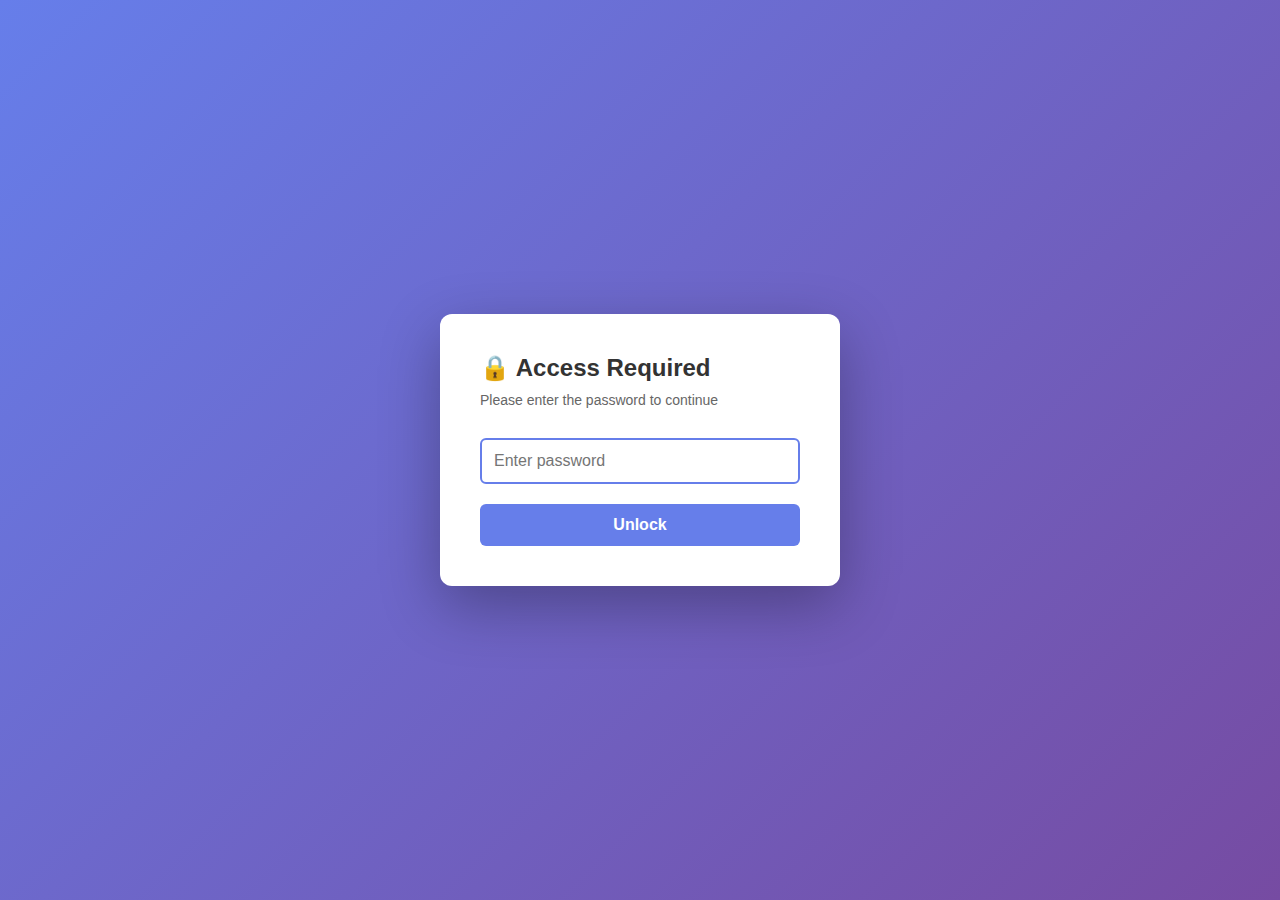
<file: index.html>
<!DOCTYPE html>
<html lang="en">
<head>
    <meta charset="UTF-8">
    <meta name="viewport" content="width=device-width, initial-scale=1.0">
    <title>Access Required</title>
    <style>
        * {
            margin: 0;
            padding: 0;
            box-sizing: border-box;
        }
        
        body {
            font-family: -apple-system, BlinkMacSystemFont, 'Segoe UI', Roboto, Oxygen, Ubuntu, Cantarell, sans-serif;
            background: linear-gradient(135deg, #667eea 0%, #764ba2 100%);
            min-height: 100vh;
            display: flex;
            align-items: center;
            justify-content: center;
            padding: 20px;
        }
        
        .container {
            background: white;
            padding: 40px;
            border-radius: 12px;
            box-shadow: 0 20px 60px rgba(0,0,0,0.3);
            max-width: 400px;
            width: 100%;
        }
        
        h1 {
            color: #333;
            margin-bottom: 10px;
            font-size: 24px;
        }
        
        p {
            color: #666;
            margin-bottom: 30px;
            font-size: 14px;
        }
        
        .input-group {
            margin-bottom: 20px;
        }
        
        input[type="password"] {
            width: 100%;
            padding: 12px;
            border: 2px solid #e0e0e0;
            border-radius: 6px;
            font-size: 16px;
            transition: border-color 0.3s;
        }
        
        input[type="password"]:focus {
            outline: none;
            border-color: #667eea;
        }
        
        button {
            width: 100%;
            padding: 12px;
            background: #667eea;
            color: white;
            border: none;
            border-radius: 6px;
            font-size: 16px;
            font-weight: 600;
            cursor: pointer;
            transition: background 0.3s;
        }
        
        button:hover:not(:disabled) {
            background: #5568d3;
        }
        
        button:disabled {
            background: #ccc;
            cursor: not-allowed;
        }
        
        .error {
            color: #e74c3c;
            margin-top: 15px;
            font-size: 14px;
            text-align: center;
        }
        
        .lockout {
            color: #e67e22;
            margin-top: 15px;
            font-size: 14px;
            text-align: center;
            font-weight: 600;
        }
    </style>
</head>
<body>
    <div class="container">
        <h1>🔒 Access Required</h1>
        <p>Please enter the password to continue</p>
        
        <div class="input-group">
            <input type="password" id="passwordInput" placeholder="Enter password" autofocus>
        </div>
        
        <button id="submitBtn" onclick="checkPassword()">Unlock</button>
        
        <div id="message"></div>
    </div>

    <script>
        const CORRECT_HASH = 'da0176b4c76b23456aa0979c49820a6ad49678ec05e24a75c01a73bd2cb8180c';
        const MAX_ATTEMPTS = 3;
        const LOCKOUT_TIME = 60000;
        
        let attempts = parseInt(localStorage.getItem('passwordAttempts') || '0');
        let lockoutUntil = parseInt(localStorage.getItem('lockoutUntil') || '0');
        
        async function sha256(message) {
            const msgBuffer = new TextEncoder().encode(message);
            const hashBuffer = await crypto.subtle.digest('SHA-256', msgBuffer);
            const hashArray = Array.from(new Uint8Array(hashBuffer));
            const hashHex = hashArray.map(b => b.toString(16).padStart(2, '0')).join('');
            return hashHex;
        }
        
        function updateLockoutDisplay() {
            const now = Date.now();
            if (now < lockoutUntil) {
                const remainingSeconds = Math.ceil((lockoutUntil - now) / 1000);
                document.getElementById('message').innerHTML = 
                    `<div class="lockout">Too many failed attempts. Please wait ${remainingSeconds} seconds.</div>`;
                document.getElementById('submitBtn').disabled = true;
                document.getElementById('passwordInput').disabled = true;
                
                setTimeout(updateLockoutDisplay, 1000);
            } else {
                document.getElementById('submitBtn').disabled = false;
                document.getElementById('passwordInput').disabled = false;
                document.getElementById('message').innerHTML = '';
                localStorage.removeItem('lockoutUntil');
                localStorage.setItem('passwordAttempts', '0');
                attempts = 0;
            }
        }
        
        async function checkPassword() {
            const now = Date.now();
            
            if (now < lockoutUntil) {
                updateLockoutDisplay();
                return;
            }
            
            const input = document.getElementById('passwordInput').value;
            const hash = await sha256(input);
            
            if (hash === CORRECT_HASH) {
                localStorage.removeItem('passwordAttempts');
                localStorage.removeItem('lockoutUntil');
                sessionStorage.setItem('authenticated', 'true');
                window.location.href = 'content-index.html';
            } else {
                attempts++;
                localStorage.setItem('passwordAttempts', attempts.toString());
                
                if (attempts >= MAX_ATTEMPTS) {
                    lockoutUntil = now + LOCKOUT_TIME;
                    localStorage.setItem('lockoutUntil', lockoutUntil.toString());
                    updateLockoutDisplay();
                } else {
                    const remaining = MAX_ATTEMPTS - attempts;
                    document.getElementById('message').innerHTML = 
                        `<div class="error">Incorrect password. ${remaining} attempt${remaining !== 1 ? 's' : ''} remaining.</div>`;
                }
                
                document.getElementById('passwordInput').value = '';
            }
        }
        
        document.getElementById('passwordInput').addEventListener('keypress', function(e) {
            if (e.key === 'Enter') {
                checkPassword();
            }
        });
        
        if (sessionStorage.getItem('authenticated') === 'true') {
            window.location.href = 'content-index.html';
        }
        
        updateLockoutDisplay();
    </script>
</body>
</html>
</file>
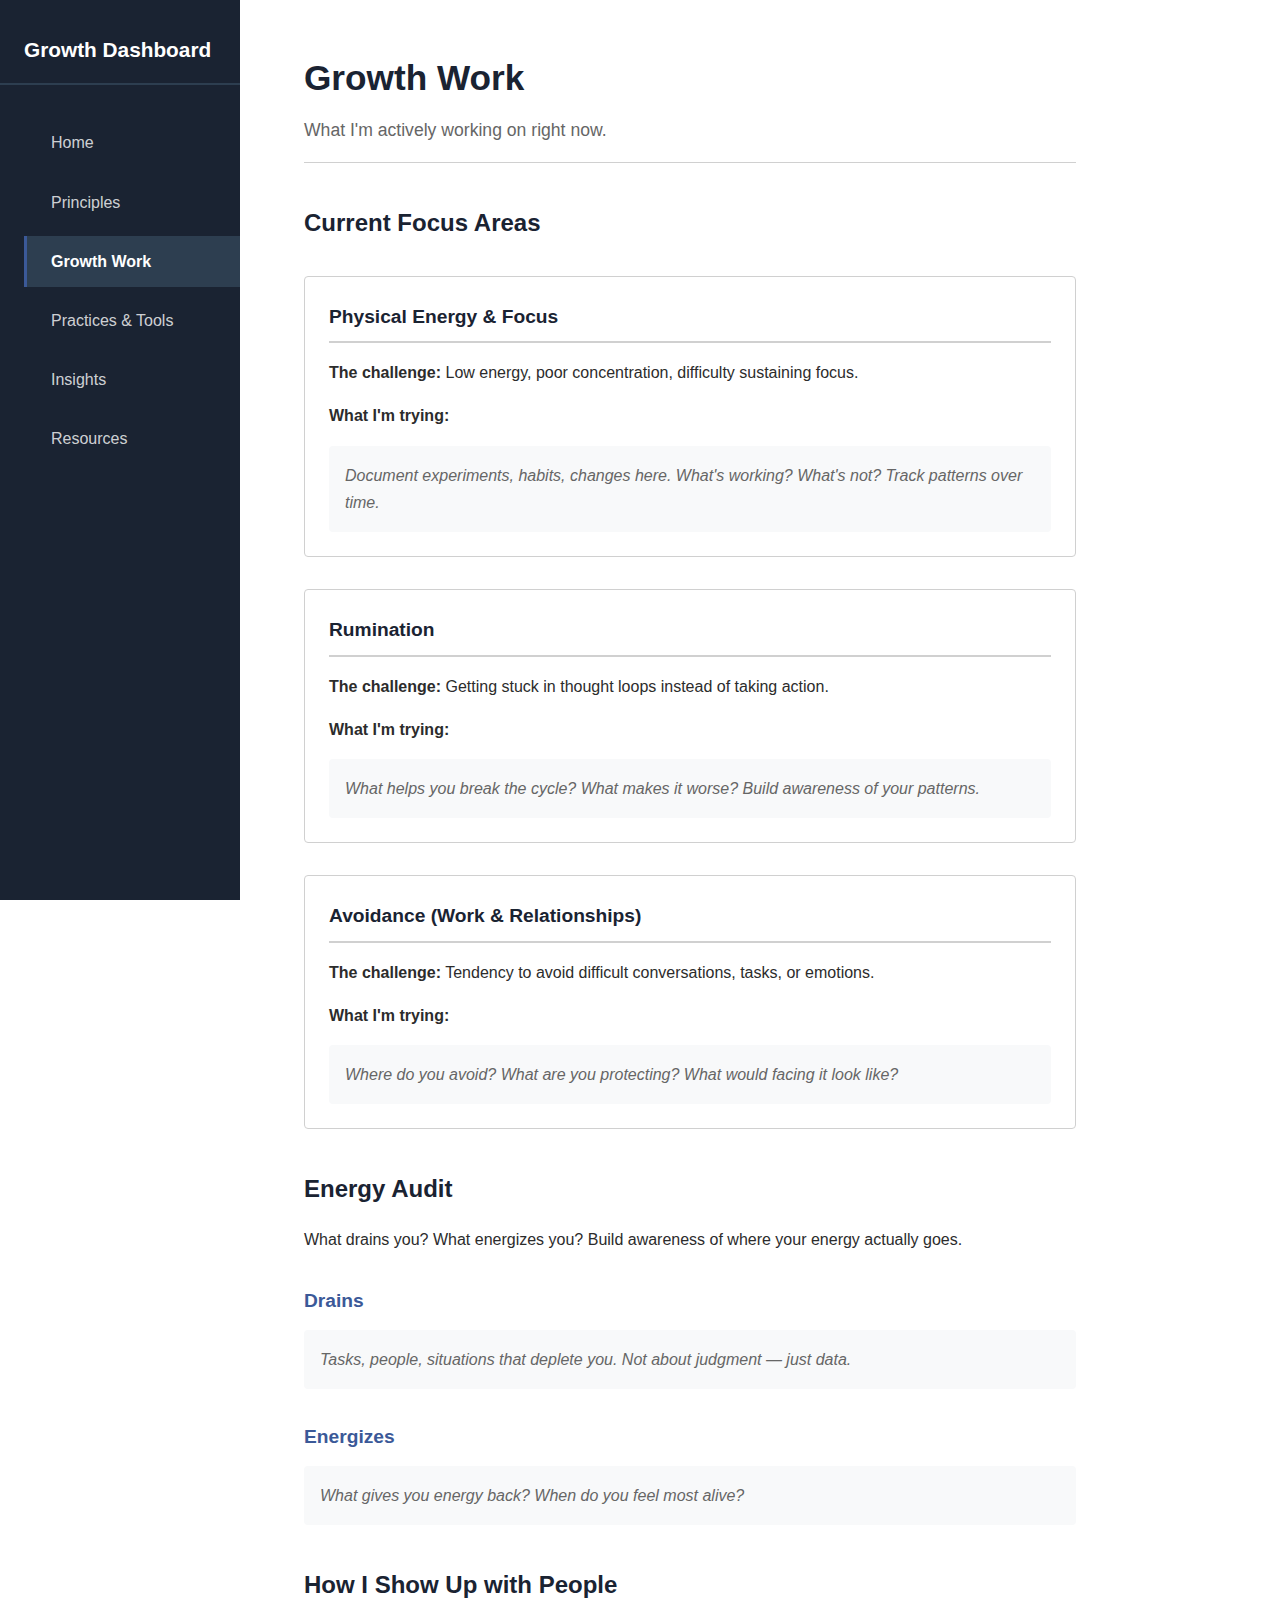
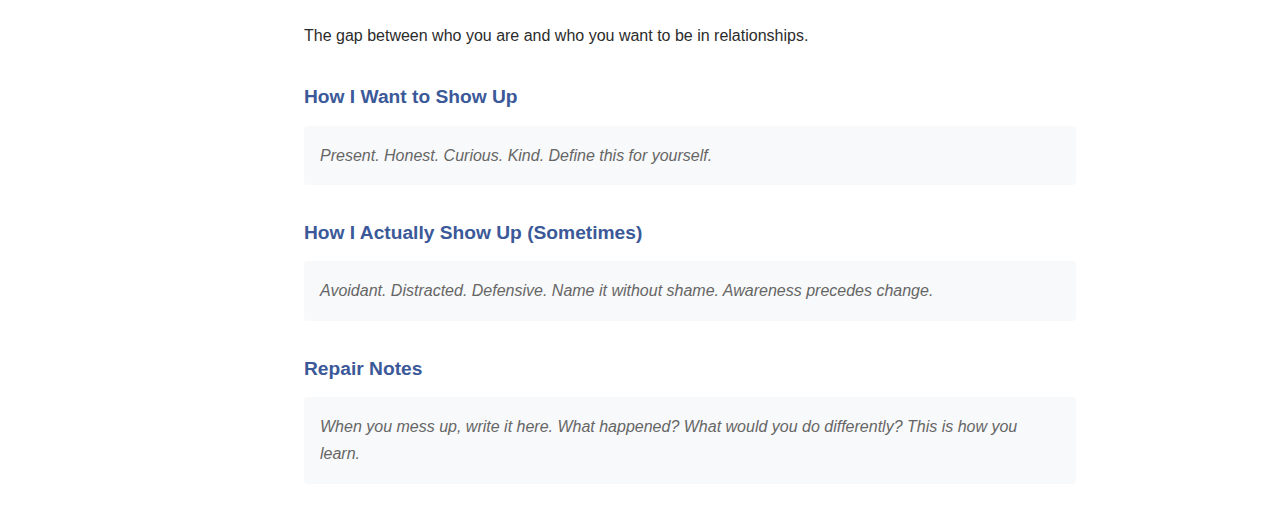
<file: content-growth-work.html>
<!DOCTYPE html>
<html lang="en">
<head>
<meta charset="UTF-8">
<meta name="viewport" content="width=device-width, initial-scale=1.0">
<title>Growth Work — Personal Growth Dashboard</title>
<link rel="stylesheet" href="styles.css">
</head>
<body>
<button class="hamburger" onclick="toggleMenu()">
  <span></span>
  <span></span>
  <span></span>
</button>

<nav class="sidebar">
  <div class="sidebar-title">Growth Dashboard</div>
  <ul class="sidebar-nav">
    <li><a href="content-index.html">Home</a></li>
    <li><a href="content-principles.html">Principles</a></li>
    <li><a href="content-growth-work.html" class="active">Growth Work</a></li>
    <li><a href="content-practices.html">Practices & Tools</a></li>
    <li><a href="content-insights.html">Insights</a></li>
    <li><a href="content-resources.html">Resources</a></li>
  </ul>
</nav>

<main class="main-content">
  <h1>Growth Work</h1>
  <p class="subtitle">What I'm actively working on right now.</p>

  <h2>Current Focus Areas</h2>
  
  <div class="section">
    <div class="section-title">Physical Energy & Focus</div>
    <p><strong>The challenge:</strong> Low energy, poor concentration, difficulty sustaining focus.</p>
    <p><strong>What I'm trying:</strong></p>
    <div class="placeholder">Document experiments, habits, changes here. What's working? What's not? Track patterns over time.</div>
  </div>

  <div class="section">
    <div class="section-title">Rumination</div>
    <p><strong>The challenge:</strong> Getting stuck in thought loops instead of taking action.</p>
    <p><strong>What I'm trying:</strong></p>
    <div class="placeholder">What helps you break the cycle? What makes it worse? Build awareness of your patterns.</div>
  </div>

  <div class="section">
    <div class="section-title">Avoidance (Work & Relationships)</div>
    <p><strong>The challenge:</strong> Tendency to avoid difficult conversations, tasks, or emotions.</p>
    <p><strong>What I'm trying:</strong></p>
    <div class="placeholder">Where do you avoid? What are you protecting? What would facing it look like?</div>
  </div>

  <h2>Energy Audit</h2>
  <p>What drains you? What energizes you? Build awareness of where your energy actually goes.</p>
  
  <h3>Drains</h3>
  <div class="placeholder">Tasks, people, situations that deplete you. Not about judgment — just data.</div>
  
  <h3>Energizes</h3>
  <div class="placeholder">What gives you energy back? When do you feel most alive?</div>

  <h2>How I Show Up with People</h2>
  <p>The gap between who you are and who you want to be in relationships.</p>
  
  <h3>How I Want to Show Up</h3>
  <div class="placeholder">Present. Honest. Curious. Kind. Define this for yourself.</div>
  
  <h3>How I Actually Show Up (Sometimes)</h3>
  <div class="placeholder">Avoidant. Distracted. Defensive. Name it without shame. Awareness precedes change.</div>
  
  <h3>Repair Notes</h3>
  <div class="placeholder">When you mess up, write it here. What happened? What would you do differently? This is how you learn.</div>

</main>

<script>
function toggleMenu() {
  const sidebar = document.querySelector(".sidebar");
  const hamburger = document.querySelector(".hamburger");
  sidebar.classList.toggle("open");
  hamburger.classList.toggle("active");
}

// Close menu when clicking a link on mobile
document.querySelectorAll(".sidebar-nav a").forEach(link => {
  link.addEventListener("click", () => {
    if (window.innerWidth <= 768) {
      toggleMenu();
    }
  });
});
</script>
</body>
</html>
</file>
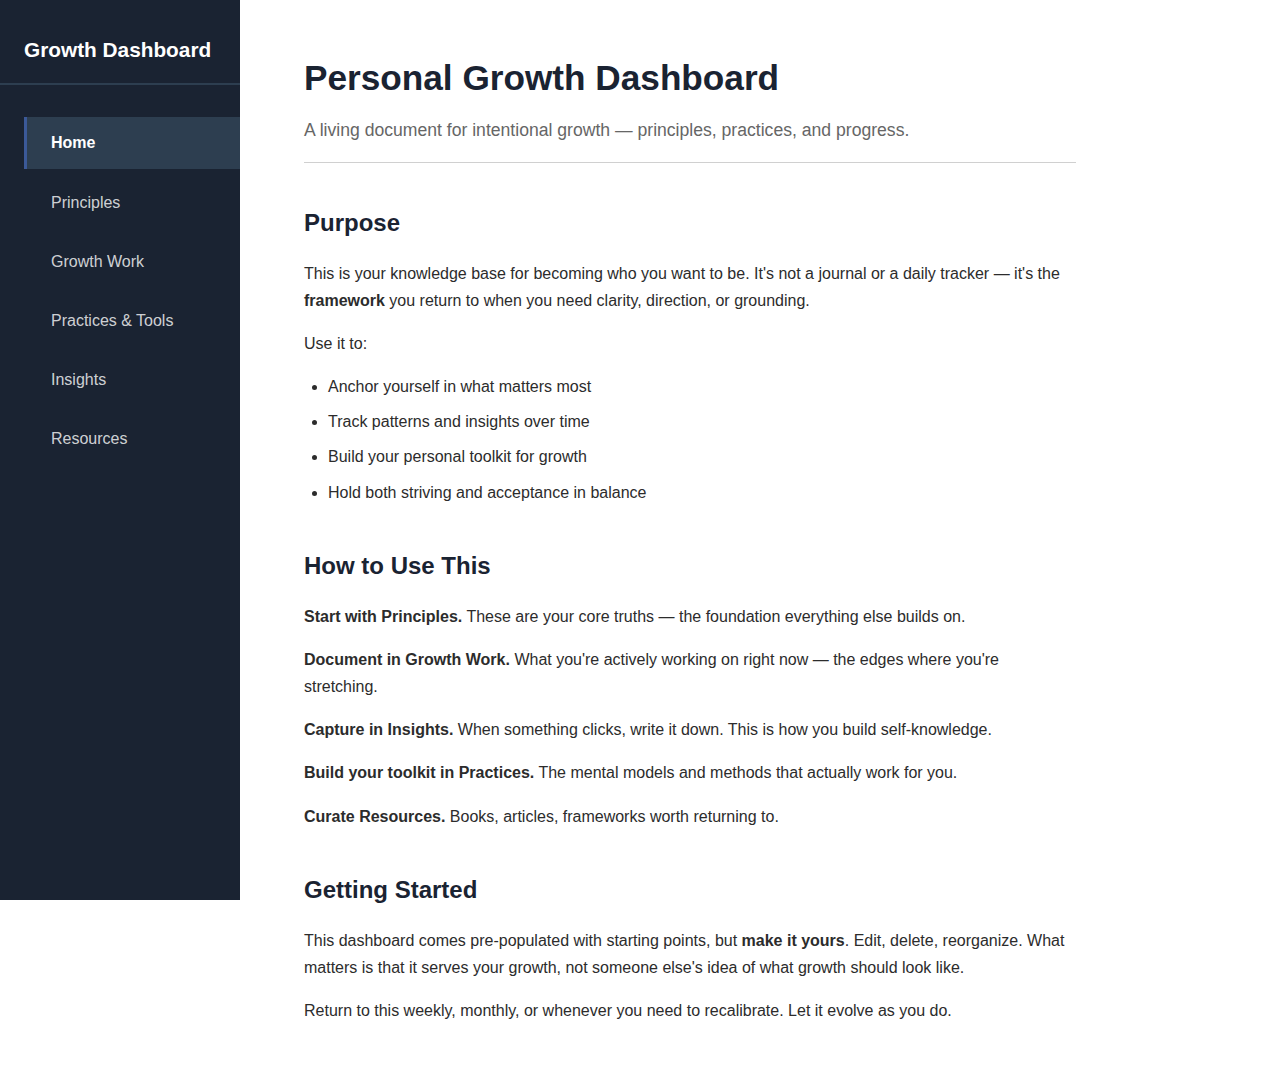
<file: content-index.html>
<!DOCTYPE html>
<html lang="en">
<head>
<meta charset="UTF-8">
<meta name="viewport" content="width=device-width, initial-scale=1.0">
<title>Personal Growth Dashboard</title>
<link rel="stylesheet" href="styles.css">
</head>
<body>
<button class="hamburger" onclick="toggleMenu()">
  <span></span>
  <span></span>
  <span></span>
</button>

<nav class="sidebar">
  <div class="sidebar-title">Growth Dashboard</div>
  <ul class="sidebar-nav">
    <li><a href="content-index.html" class="active">Home</a></li>
    <li><a href="content-principles.html">Principles</a></li>
    <li><a href="content-growth-work.html">Growth Work</a></li>
    <li><a href="content-practices.html">Practices & Tools</a></li>
    <li><a href="content-insights.html">Insights</a></li>
    <li><a href="content-resources.html">Resources</a></li>
  </ul>
</nav>

<main class="main-content">
  <h1>Personal Growth Dashboard</h1>
  <p class="subtitle">A living document for intentional growth — principles, practices, and progress.</p>

  <h2>Purpose</h2>
  <p>This is your knowledge base for becoming who you want to be. It's not a journal or a daily tracker — it's the <strong>framework</strong> you return to when you need clarity, direction, or grounding.</p>

  <p>Use it to:</p>
  <ul>
    <li>Anchor yourself in what matters most</li>
    <li>Track patterns and insights over time</li>
    <li>Build your personal toolkit for growth</li>
    <li>Hold both striving and acceptance in balance</li>
  </ul>

  <h2>How to Use This</h2>
  <p><strong>Start with Principles.</strong> These are your core truths — the foundation everything else builds on.</p>
  
  <p><strong>Document in Growth Work.</strong> What you're actively working on right now — the edges where you're stretching.</p>
  
  <p><strong>Capture in Insights.</strong> When something clicks, write it down. This is how you build self-knowledge.</p>
  
  <p><strong>Build your toolkit in Practices.</strong> The mental models and methods that actually work for you.</p>
  
  <p><strong>Curate Resources.</strong> Books, articles, frameworks worth returning to.</p>

  <h2>Getting Started</h2>
  <p>This dashboard comes pre-populated with starting points, but <strong>make it yours</strong>. Edit, delete, reorganize. What matters is that it serves your growth, not someone else's idea of what growth should look like.</p>

  <p>Return to this weekly, monthly, or whenever you need to recalibrate. Let it evolve as you do.</p>
</main>

<script>
function toggleMenu() {
  const sidebar = document.querySelector(".sidebar");
  const hamburger = document.querySelector(".hamburger");
  sidebar.classList.toggle("open");
  hamburger.classList.toggle("active");
}

// Close menu when clicking a link on mobile
document.querySelectorAll(".sidebar-nav a").forEach(link => {
  link.addEventListener("click", () => {
    if (window.innerWidth <= 768) {
      toggleMenu();
    }
  });
});
</script>
</body>
</html>
</file>
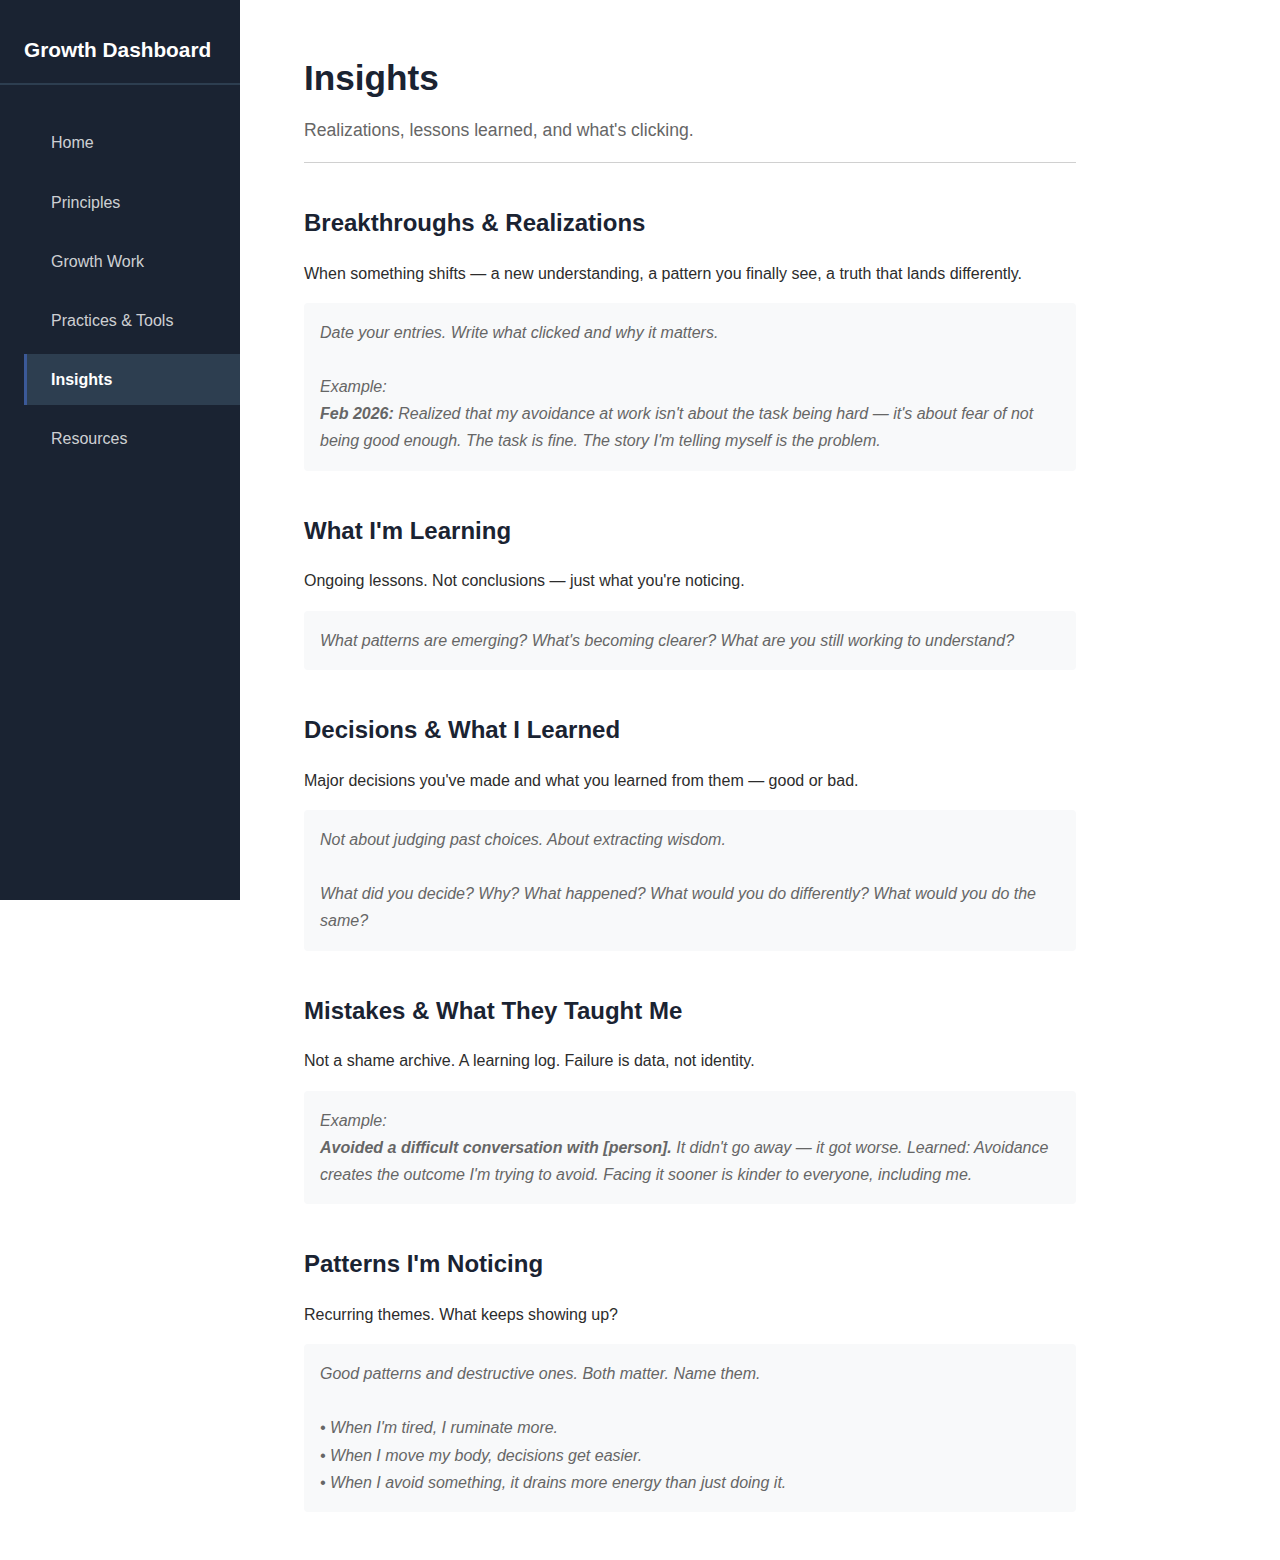
<file: content-insights.html>
<!DOCTYPE html>
<html lang="en">
<head>
<meta charset="UTF-8">
<meta name="viewport" content="width=device-width, initial-scale=1.0">
<title>Insights — Personal Growth Dashboard</title>
<link rel="stylesheet" href="styles.css">
</head>
<body>
<button class="hamburger" onclick="toggleMenu()">
  <span></span>
  <span></span>
  <span></span>
</button>

<nav class="sidebar">
  <div class="sidebar-title">Growth Dashboard</div>
  <ul class="sidebar-nav">
    <li><a href="content-index.html">Home</a></li>
    <li><a href="content-principles.html">Principles</a></li>
    <li><a href="content-growth-work.html">Growth Work</a></li>
    <li><a href="content-practices.html">Practices & Tools</a></li>
    <li><a href="content-insights.html" class="active">Insights</a></li>
    <li><a href="content-resources.html">Resources</a></li>
  </ul>
</nav>

<main class="main-content">
  <h1>Insights</h1>
  <p class="subtitle">Realizations, lessons learned, and what's clicking.</p>

  <h2>Breakthroughs & Realizations</h2>
  <p>When something shifts — a new understanding, a pattern you finally see, a truth that lands differently.</p>
  <div class="placeholder">
    Date your entries. Write what clicked and why it matters.<br><br>
    Example:<br>
    <strong>Feb 2026:</strong> Realized that my avoidance at work isn't about the task being hard — it's about fear of not being good enough. The task is fine. The story I'm telling myself is the problem.
  </div>

  <h2>What I'm Learning</h2>
  <p>Ongoing lessons. Not conclusions — just what you're noticing.</p>
  <div class="placeholder">
    What patterns are emerging? What's becoming clearer? What are you still working to understand?
  </div>

  <h2>Decisions & What I Learned</h2>
  <p>Major decisions you've made and what you learned from them — good or bad.</p>
  <div class="placeholder">
    Not about judging past choices. About extracting wisdom.<br><br>
    What did you decide? Why? What happened? What would you do differently? What would you do the same?
  </div>

  <h2>Mistakes & What They Taught Me</h2>
  <p>Not a shame archive. A learning log. Failure is data, not identity.</p>
  <div class="placeholder">
    Example:<br>
    <strong>Avoided a difficult conversation with [person].</strong> It didn't go away — it got worse. Learned: Avoidance creates the outcome I'm trying to avoid. Facing it sooner is kinder to everyone, including me.
  </div>

  <h2>Patterns I'm Noticing</h2>
  <p>Recurring themes. What keeps showing up?</p>
  <div class="placeholder">
    Good patterns and destructive ones. Both matter. Name them.<br><br>
    • When I'm tired, I ruminate more.<br>
    • When I move my body, decisions get easier.<br>
    • When I avoid something, it drains more energy than just doing it.
  </div>

</main>

<script>
function toggleMenu() {
  const sidebar = document.querySelector(".sidebar");
  const hamburger = document.querySelector(".hamburger");
  sidebar.classList.toggle("open");
  hamburger.classList.toggle("active");
}

// Close menu when clicking a link on mobile
document.querySelectorAll(".sidebar-nav a").forEach(link => {
  link.addEventListener("click", () => {
    if (window.innerWidth <= 768) {
      toggleMenu();
    }
  });
});
</script>
</body>
</html>
</file>
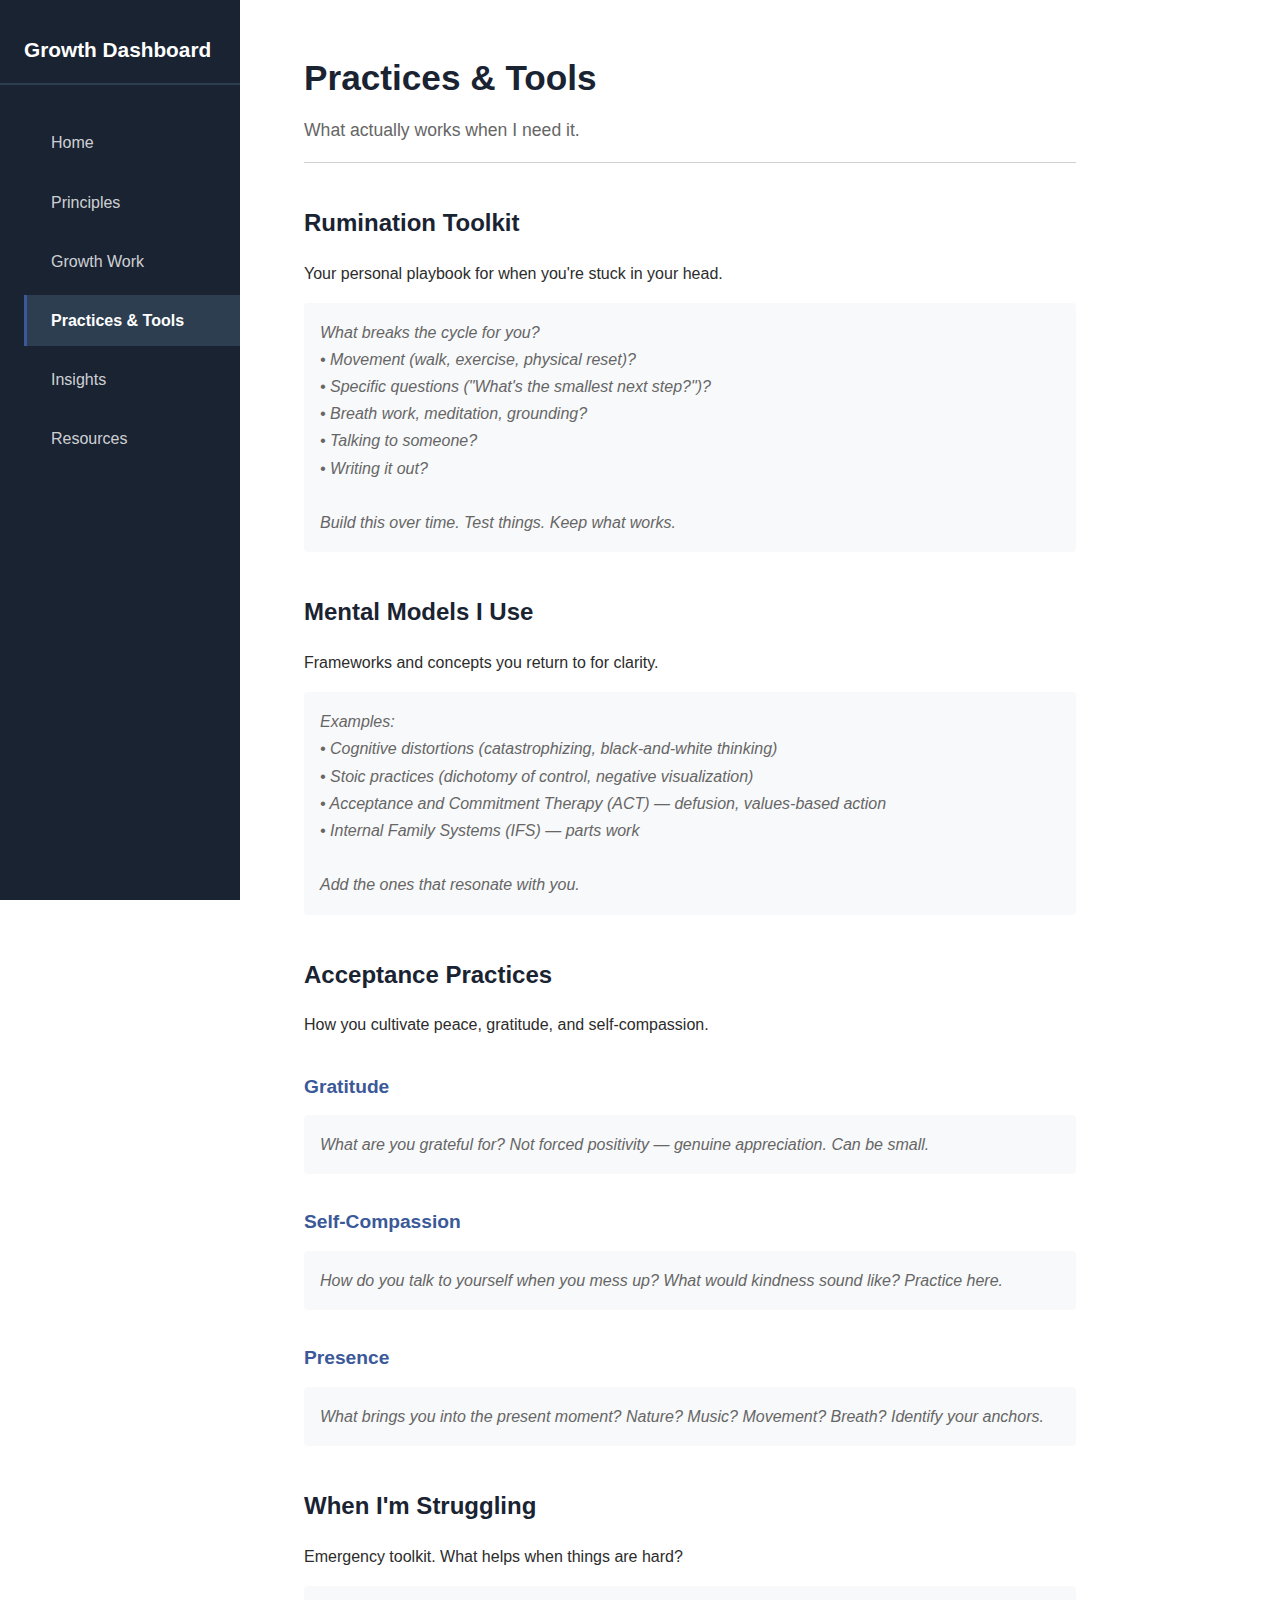
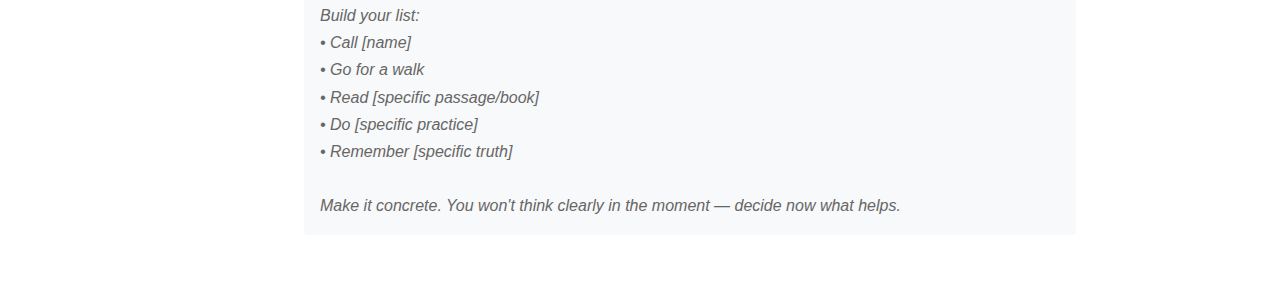
<file: content-practices.html>
<!DOCTYPE html>
<html lang="en">
<head>
<meta charset="UTF-8">
<meta name="viewport" content="width=device-width, initial-scale=1.0">
<title>Practices & Tools — Personal Growth Dashboard</title>
<link rel="stylesheet" href="styles.css">
</head>
<body>
<button class="hamburger" onclick="toggleMenu()">
  <span></span>
  <span></span>
  <span></span>
</button>

<nav class="sidebar">
  <div class="sidebar-title">Growth Dashboard</div>
  <ul class="sidebar-nav">
    <li><a href="content-index.html">Home</a></li>
    <li><a href="content-principles.html">Principles</a></li>
    <li><a href="content-growth-work.html">Growth Work</a></li>
    <li><a href="content-practices.html" class="active">Practices & Tools</a></li>
    <li><a href="content-insights.html">Insights</a></li>
    <li><a href="content-resources.html">Resources</a></li>
  </ul>
</nav>

<main class="main-content">
  <h1>Practices & Tools</h1>
  <p class="subtitle">What actually works when I need it.</p>

  <h2>Rumination Toolkit</h2>
  <p>Your personal playbook for when you're stuck in your head.</p>
  <div class="placeholder">
    What breaks the cycle for you?<br>
    • Movement (walk, exercise, physical reset)?<br>
    • Specific questions ("What's the smallest next step?")?<br>
    • Breath work, meditation, grounding?<br>
    • Talking to someone?<br>
    • Writing it out?<br><br>
    Build this over time. Test things. Keep what works.
  </div>

  <h2>Mental Models I Use</h2>
  <p>Frameworks and concepts you return to for clarity.</p>
  <div class="placeholder">
    Examples:<br>
    • Cognitive distortions (catastrophizing, black-and-white thinking)<br>
    • Stoic practices (dichotomy of control, negative visualization)<br>
    • Acceptance and Commitment Therapy (ACT) — defusion, values-based action<br>
    • Internal Family Systems (IFS) — parts work<br><br>
    Add the ones that resonate with you.
  </div>

  <h2>Acceptance Practices</h2>
  <p>How you cultivate peace, gratitude, and self-compassion.</p>
  
  <h3>Gratitude</h3>
  <div class="placeholder">What are you grateful for? Not forced positivity — genuine appreciation. Can be small.</div>
  
  <h3>Self-Compassion</h3>
  <div class="placeholder">How do you talk to yourself when you mess up? What would kindness sound like? Practice here.</div>
  
  <h3>Presence</h3>
  <div class="placeholder">What brings you into the present moment? Nature? Music? Movement? Breath? Identify your anchors.</div>

  <h2>When I'm Struggling</h2>
  <p>Emergency toolkit. What helps when things are hard?</p>
  <div class="placeholder">
    Build your list:<br>
    • Call [name]<br>
    • Go for a walk<br>
    • Read [specific passage/book]<br>
    • Do [specific practice]<br>
    • Remember [specific truth]<br><br>
    Make it concrete. You won't think clearly in the moment — decide now what helps.
  </div>

</main>

<script>
function toggleMenu() {
  const sidebar = document.querySelector(".sidebar");
  const hamburger = document.querySelector(".hamburger");
  sidebar.classList.toggle("open");
  hamburger.classList.toggle("active");
}

// Close menu when clicking a link on mobile
document.querySelectorAll(".sidebar-nav a").forEach(link => {
  link.addEventListener("click", () => {
    if (window.innerWidth <= 768) {
      toggleMenu();
    }
  });
});
</script>
</body>
</html>
</file>
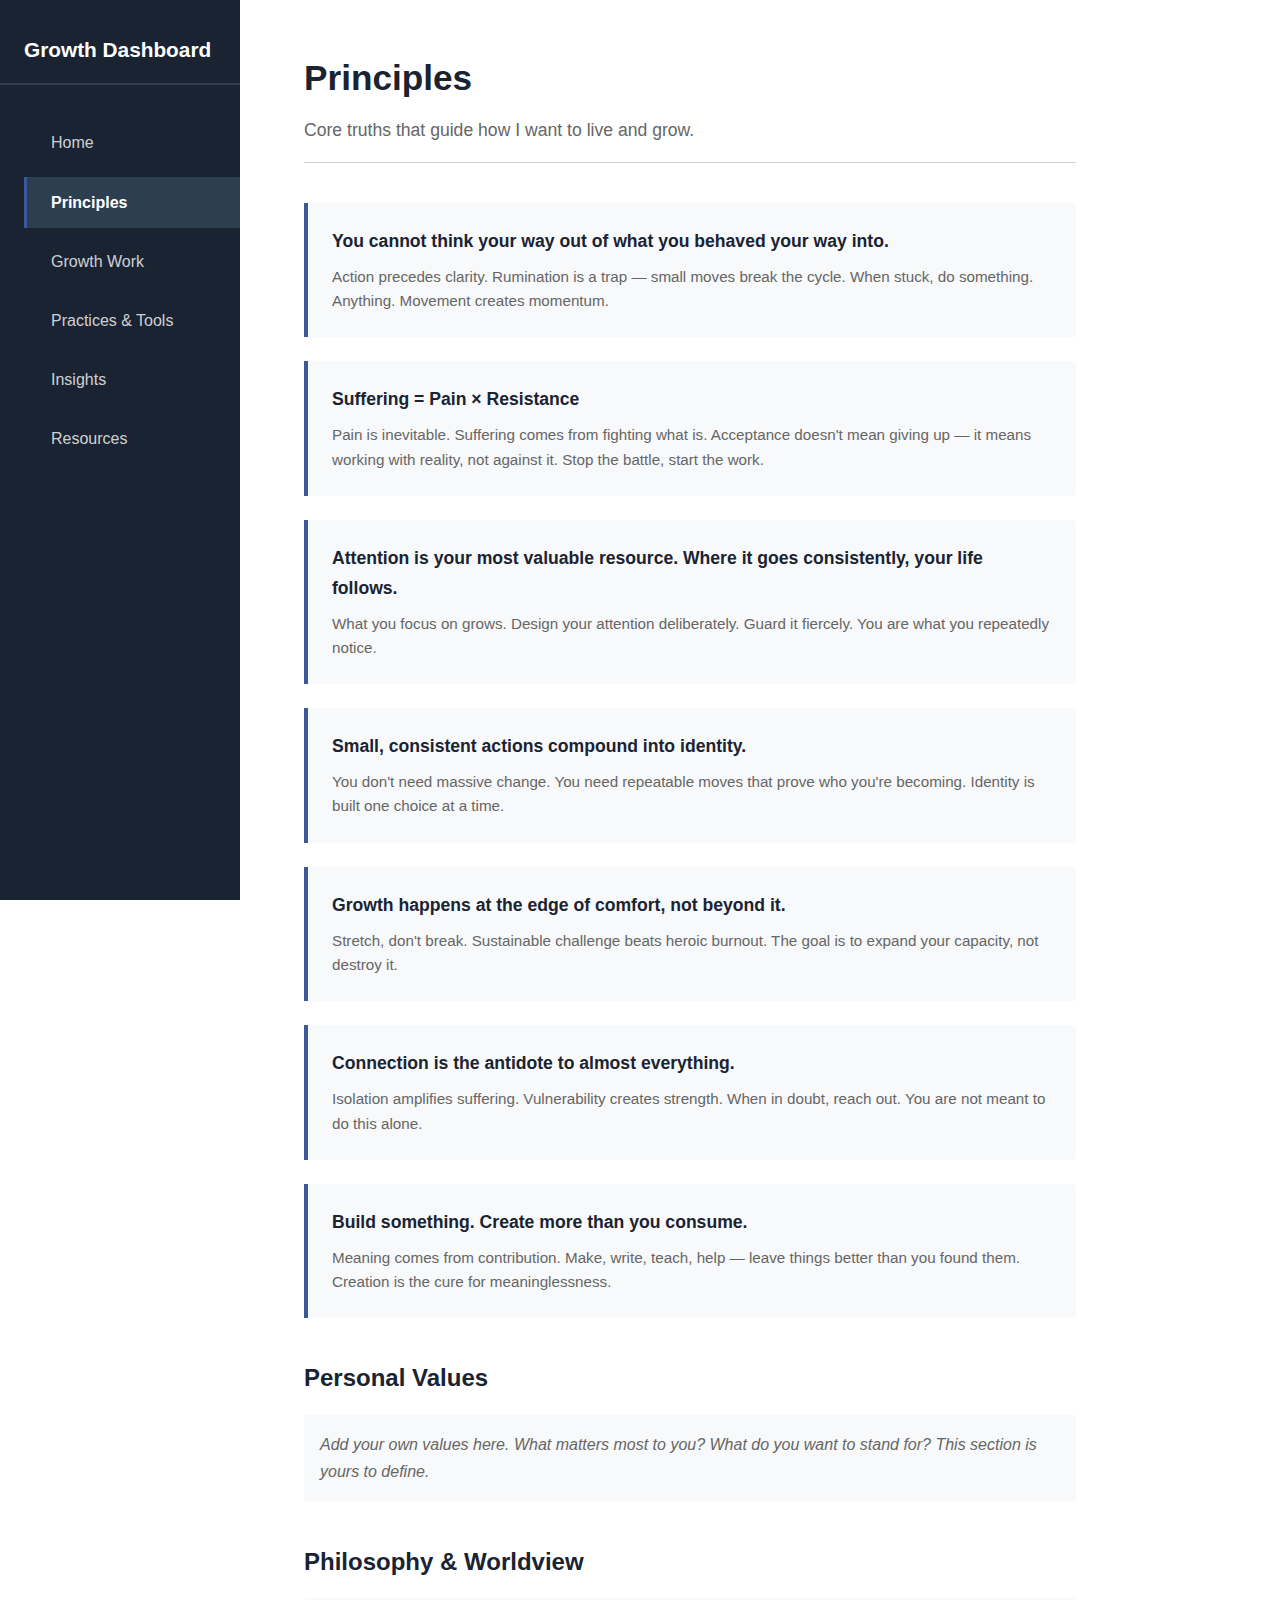
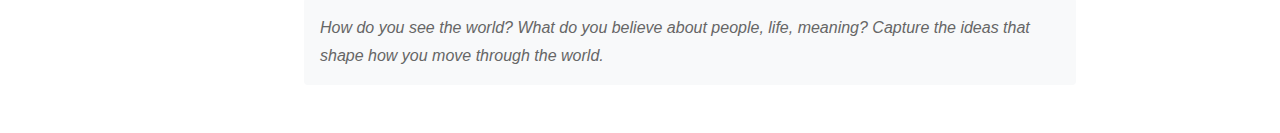
<file: content-principles.html>
<!DOCTYPE html>
<html lang="en">
<head>
<meta charset="UTF-8">
<meta name="viewport" content="width=device-width, initial-scale=1.0">
<title>Principles — Personal Growth Dashboard</title>
<link rel="stylesheet" href="styles.css">
</head>
<body>
<button class="hamburger" onclick="toggleMenu()">
  <span></span>
  <span></span>
  <span></span>
</button>

<nav class="sidebar">
  <div class="sidebar-title">Growth Dashboard</div>
  <ul class="sidebar-nav">
    <li><a href="content-index.html">Home</a></li>
    <li><a href="content-principles.html" class="active">Principles</a></li>
    <li><a href="content-growth-work.html">Growth Work</a></li>
    <li><a href="content-practices.html">Practices & Tools</a></li>
    <li><a href="content-insights.html">Insights</a></li>
    <li><a href="content-resources.html">Resources</a></li>
  </ul>
</nav>

<main class="main-content">
  <h1>Principles</h1>
  <p class="subtitle">Core truths that guide how I want to live and grow.</p>

  <div class="truth-list">
    
    <div class="truth">
      <div class="truth-title">You cannot think your way out of what you behaved your way into.</div>
      <div class="truth-description">Action precedes clarity. Rumination is a trap — small moves break the cycle. When stuck, do something. Anything. Movement creates momentum.</div>
    </div>

    <div class="truth">
      <div class="truth-title">Suffering = Pain × Resistance</div>
      <div class="truth-description">Pain is inevitable. Suffering comes from fighting what is. Acceptance doesn't mean giving up — it means working with reality, not against it. Stop the battle, start the work.</div>
    </div>

    <div class="truth">
      <div class="truth-title">Attention is your most valuable resource. Where it goes consistently, your life follows.</div>
      <div class="truth-description">What you focus on grows. Design your attention deliberately. Guard it fiercely. You are what you repeatedly notice.</div>
    </div>

    <div class="truth">
      <div class="truth-title">Small, consistent actions compound into identity.</div>
      <div class="truth-description">You don't need massive change. You need repeatable moves that prove who you're becoming. Identity is built one choice at a time.</div>
    </div>

    <div class="truth">
      <div class="truth-title">Growth happens at the edge of comfort, not beyond it.</div>
      <div class="truth-description">Stretch, don't break. Sustainable challenge beats heroic burnout. The goal is to expand your capacity, not destroy it.</div>
    </div>

    <div class="truth">
      <div class="truth-title">Connection is the antidote to almost everything.</div>
      <div class="truth-description">Isolation amplifies suffering. Vulnerability creates strength. When in doubt, reach out. You are not meant to do this alone.</div>
    </div>

    <div class="truth">
      <div class="truth-title">Build something. Create more than you consume.</div>
      <div class="truth-description">Meaning comes from contribution. Make, write, teach, help — leave things better than you found them. Creation is the cure for meaninglessness.</div>
    </div>

  </div>

  <h2>Personal Values</h2>
  <div class="placeholder">
    Add your own values here. What matters most to you? What do you want to stand for? This section is yours to define.
  </div>

  <h2>Philosophy & Worldview</h2>
  <div class="placeholder">
    How do you see the world? What do you believe about people, life, meaning? Capture the ideas that shape how you move through the world.
  </div>

</main>

<script>
function toggleMenu() {
  const sidebar = document.querySelector(".sidebar");
  const hamburger = document.querySelector(".hamburger");
  sidebar.classList.toggle("open");
  hamburger.classList.toggle("active");
}

// Close menu when clicking a link on mobile
document.querySelectorAll(".sidebar-nav a").forEach(link => {
  link.addEventListener("click", () => {
    if (window.innerWidth <= 768) {
      toggleMenu();
    }
  });
});
</script>
</body>
</html>
</file>
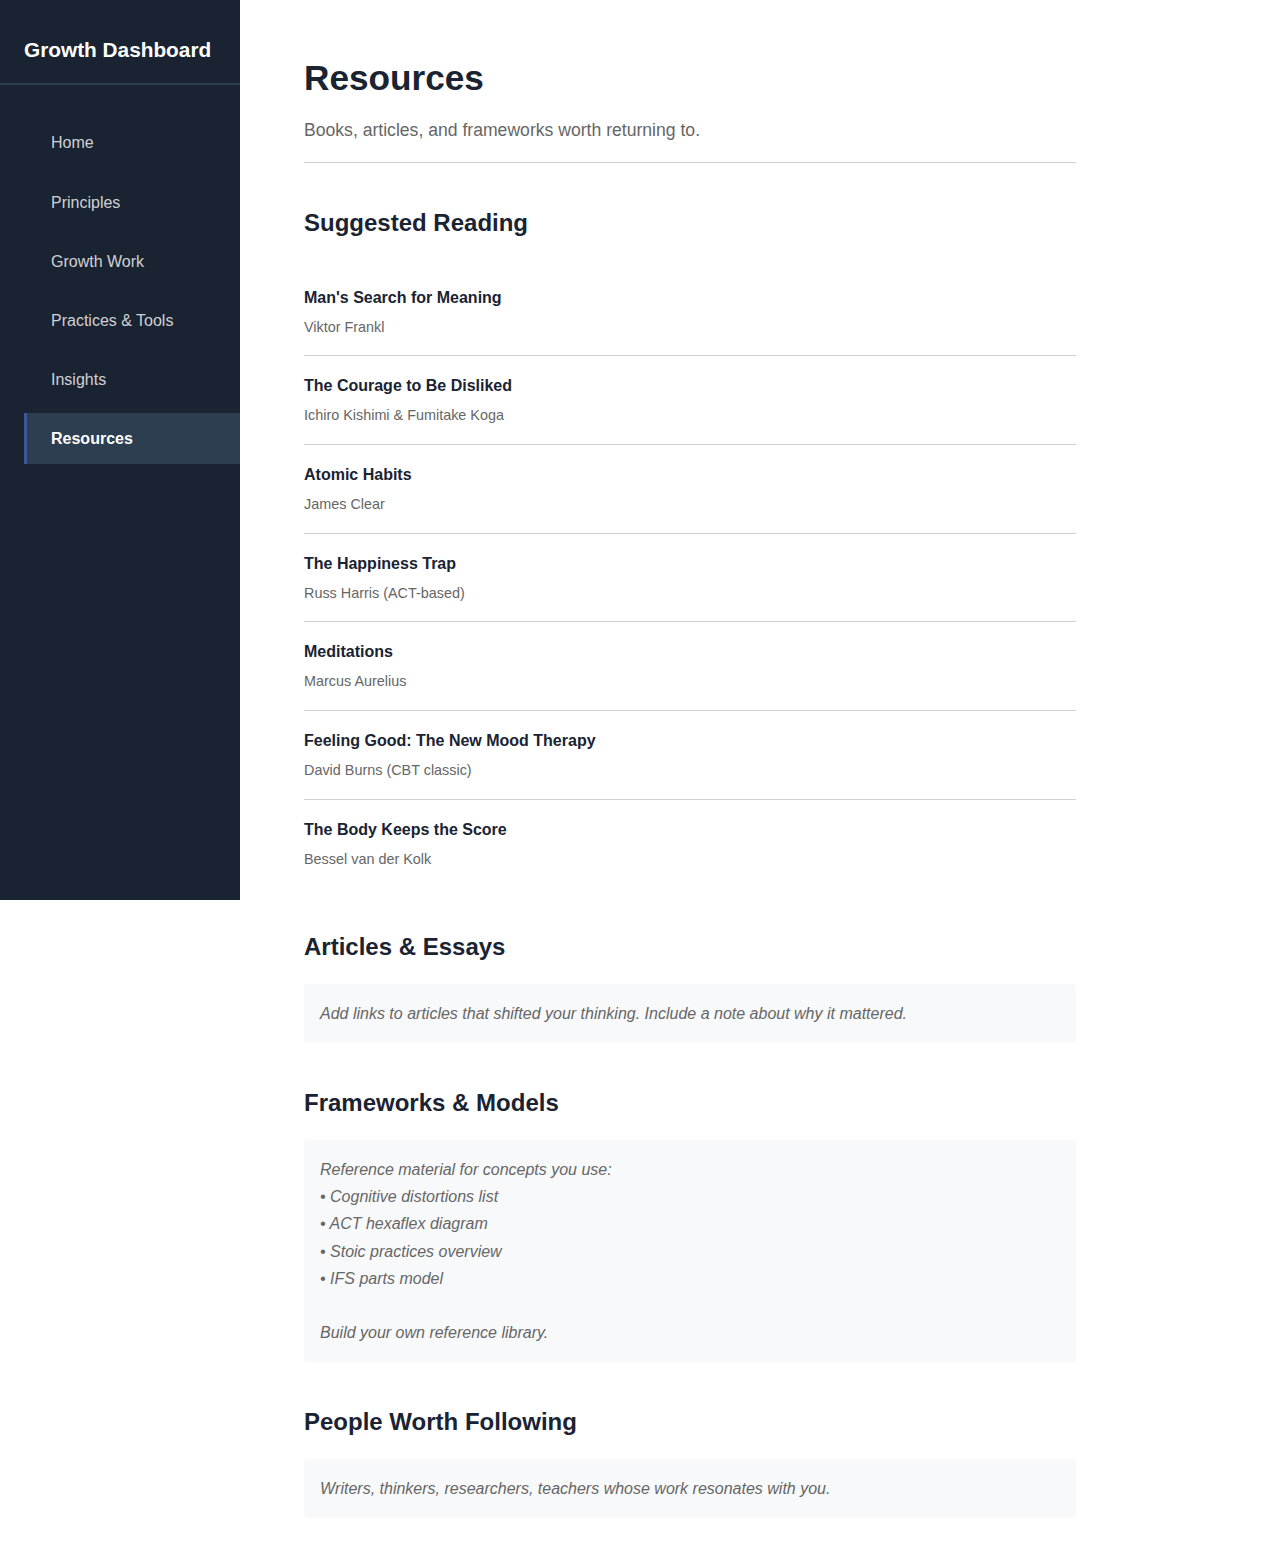
<file: content-resources.html>
<!DOCTYPE html>
<html lang="en">
<head>
<meta charset="UTF-8">
<meta name="viewport" content="width=device-width, initial-scale=1.0">
<title>Resources — Personal Growth Dashboard</title>
<link rel="stylesheet" href="styles.css">
</head>
<body>
<button class="hamburger" onclick="toggleMenu()">
  <span></span>
  <span></span>
  <span></span>
</button>

<nav class="sidebar">
  <div class="sidebar-title">Growth Dashboard</div>
  <ul class="sidebar-nav">
    <li><a href="content-index.html">Home</a></li>
    <li><a href="content-principles.html">Principles</a></li>
    <li><a href="content-growth-work.html">Growth Work</a></li>
    <li><a href="content-practices.html">Practices & Tools</a></li>
    <li><a href="content-insights.html">Insights</a></li>
    <li><a href="content-resources.html" class="active">Resources</a></li>
  </ul>
</nav>

<main class="main-content">
  <h1>Resources</h1>
  <p class="subtitle">Books, articles, and frameworks worth returning to.</p>

  <h2>Suggested Reading</h2>
  
  <div class="reading-list">
    
    <div class="book">
      <div class="book-title">Man's Search for Meaning</div>
      <div class="book-author">Viktor Frankl</div>
    </div>

    <div class="book">
      <div class="book-title">The Courage to Be Disliked</div>
      <div class="book-author">Ichiro Kishimi & Fumitake Koga</div>
    </div>

    <div class="book">
      <div class="book-title">Atomic Habits</div>
      <div class="book-author">James Clear</div>
    </div>

    <div class="book">
      <div class="book-title">The Happiness Trap</div>
      <div class="book-author">Russ Harris (ACT-based)</div>
    </div>

    <div class="book">
      <div class="book-title">Meditations</div>
      <div class="book-author">Marcus Aurelius</div>
    </div>

    <div class="book">
      <div class="book-title">Feeling Good: The New Mood Therapy</div>
      <div class="book-author">David Burns (CBT classic)</div>
    </div>

    <div class="book">
      <div class="book-title">The Body Keeps the Score</div>
      <div class="book-author">Bessel van der Kolk</div>
    </div>

  </div>

  <h2>Articles & Essays</h2>
  <div class="placeholder">
    Add links to articles that shifted your thinking. Include a note about why it mattered.
  </div>

  <h2>Frameworks & Models</h2>
  <div class="placeholder">
    Reference material for concepts you use:<br>
    • Cognitive distortions list<br>
    • ACT hexaflex diagram<br>
    • Stoic practices overview<br>
    • IFS parts model<br><br>
    Build your own reference library.
  </div>

  <h2>People Worth Following</h2>
  <div class="placeholder">
    Writers, thinkers, researchers, teachers whose work resonates with you.
  </div>

</main>

<script>
function toggleMenu() {
  const sidebar = document.querySelector(".sidebar");
  const hamburger = document.querySelector(".hamburger");
  sidebar.classList.toggle("open");
  hamburger.classList.toggle("active");
}

// Close menu when clicking a link on mobile
document.querySelectorAll(".sidebar-nav a").forEach(link => {
  link.addEventListener("click", () => {
    if (window.innerWidth <= 768) {
      toggleMenu();
    }
  });
});
</script>
</body>
</html>
</file>
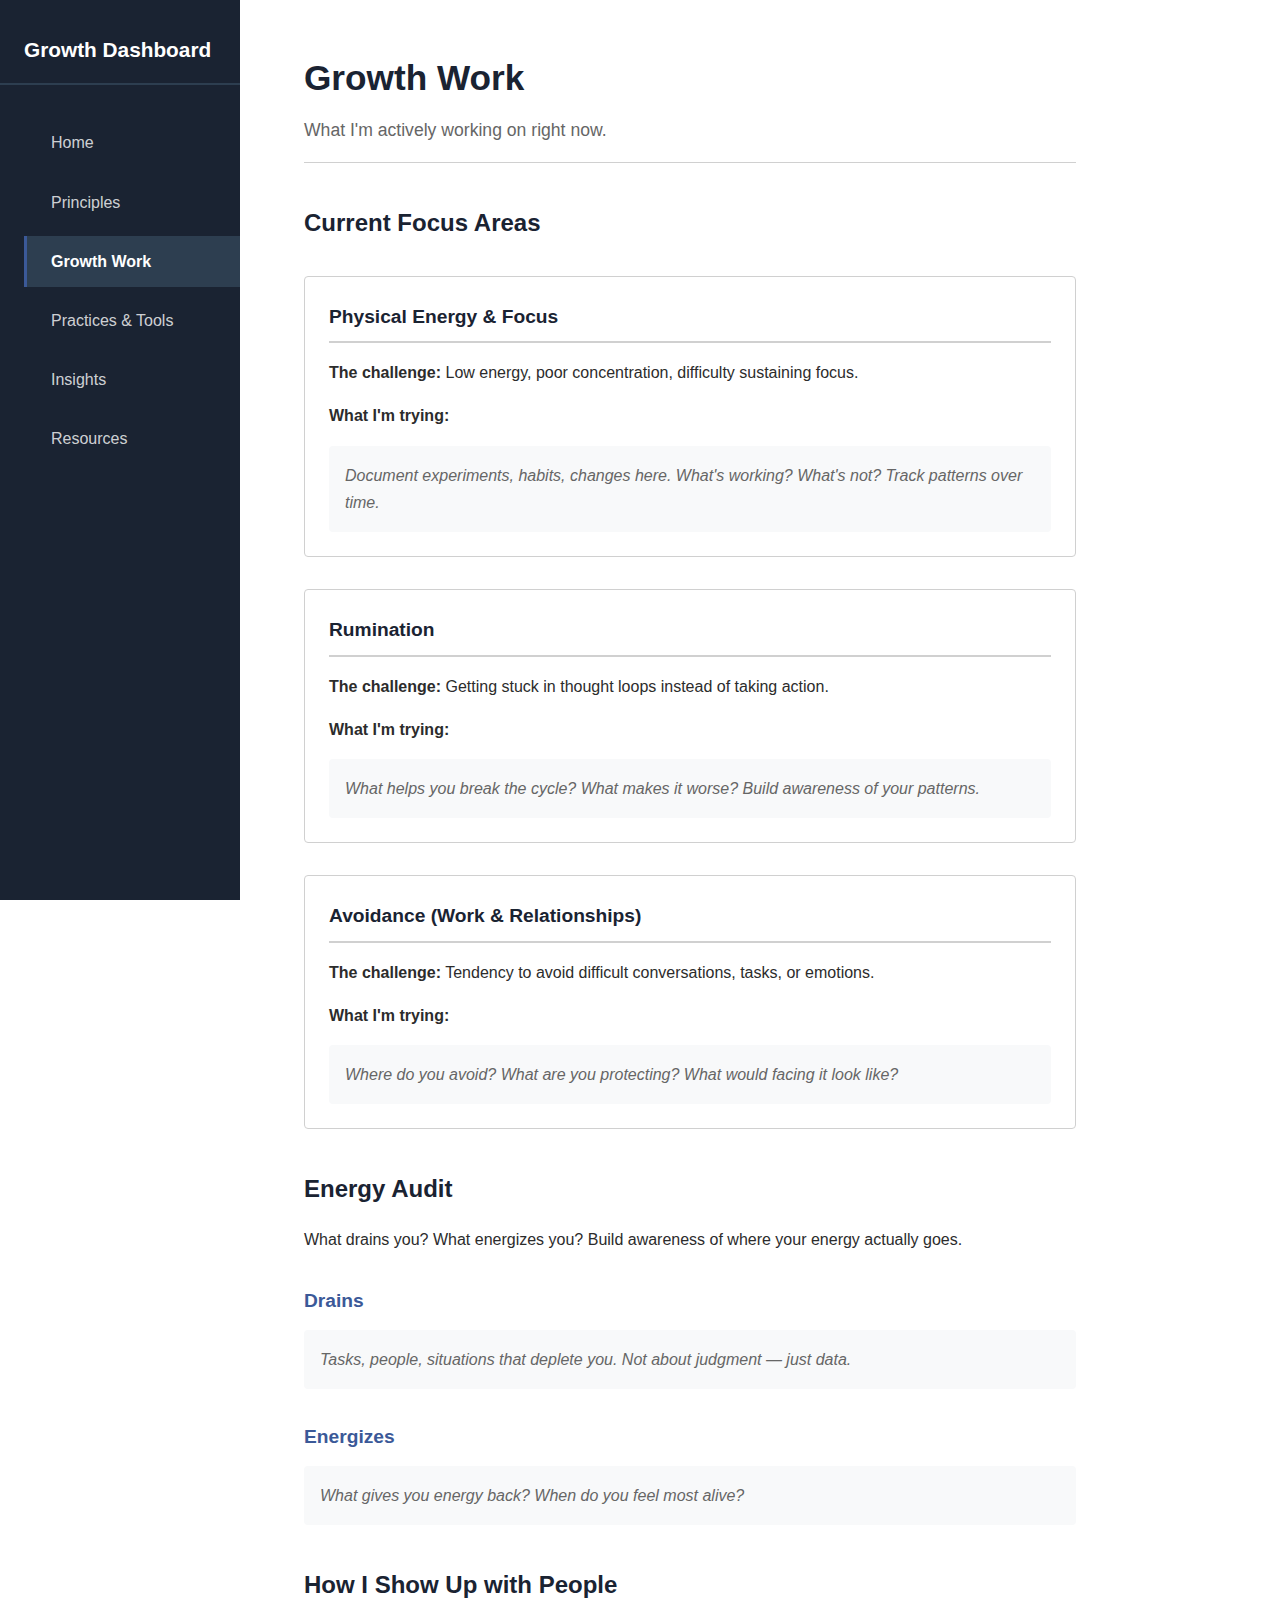
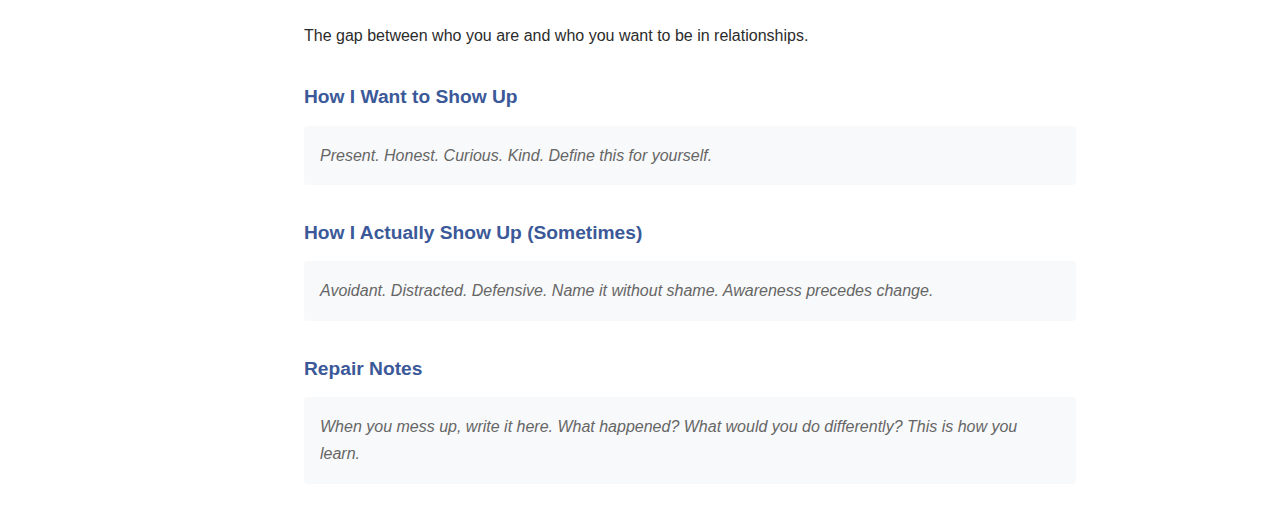
<file: growth-work.html>
<!DOCTYPE html>
<html lang="en">
<head>
<meta charset="UTF-8">
<meta name="viewport" content="width=device-width, initial-scale=1.0">
<title>Growth Work — Personal Growth Dashboard</title>
<link rel="stylesheet" href="styles.css">
</head>
<body>

<nav class="sidebar">
  <div class="sidebar-title">Growth Dashboard</div>
  <ul class="sidebar-nav">
    <li><a href="index.html">Home</a></li>
    <li><a href="principles.html">Principles</a></li>
    <li><a href="growth-work.html" class="active">Growth Work</a></li>
    <li><a href="practices.html">Practices & Tools</a></li>
    <li><a href="insights.html">Insights</a></li>
    <li><a href="resources.html">Resources</a></li>
  </ul>
</nav>

<main class="main-content">
  <h1>Growth Work</h1>
  <p class="subtitle">What I'm actively working on right now.</p>

  <h2>Current Focus Areas</h2>
  
  <div class="section">
    <div class="section-title">Physical Energy & Focus</div>
    <p><strong>The challenge:</strong> Low energy, poor concentration, difficulty sustaining focus.</p>
    <p><strong>What I'm trying:</strong></p>
    <div class="placeholder">Document experiments, habits, changes here. What's working? What's not? Track patterns over time.</div>
  </div>

  <div class="section">
    <div class="section-title">Rumination</div>
    <p><strong>The challenge:</strong> Getting stuck in thought loops instead of taking action.</p>
    <p><strong>What I'm trying:</strong></p>
    <div class="placeholder">What helps you break the cycle? What makes it worse? Build awareness of your patterns.</div>
  </div>

  <div class="section">
    <div class="section-title">Avoidance (Work & Relationships)</div>
    <p><strong>The challenge:</strong> Tendency to avoid difficult conversations, tasks, or emotions.</p>
    <p><strong>What I'm trying:</strong></p>
    <div class="placeholder">Where do you avoid? What are you protecting? What would facing it look like?</div>
  </div>

  <h2>Energy Audit</h2>
  <p>What drains you? What energizes you? Build awareness of where your energy actually goes.</p>
  
  <h3>Drains</h3>
  <div class="placeholder">Tasks, people, situations that deplete you. Not about judgment — just data.</div>
  
  <h3>Energizes</h3>
  <div class="placeholder">What gives you energy back? When do you feel most alive?</div>

  <h2>How I Show Up with People</h2>
  <p>The gap between who you are and who you want to be in relationships.</p>
  
  <h3>How I Want to Show Up</h3>
  <div class="placeholder">Present. Honest. Curious. Kind. Define this for yourself.</div>
  
  <h3>How I Actually Show Up (Sometimes)</h3>
  <div class="placeholder">Avoidant. Distracted. Defensive. Name it without shame. Awareness precedes change.</div>
  
  <h3>Repair Notes</h3>
  <div class="placeholder">When you mess up, write it here. What happened? What would you do differently? This is how you learn.</div>

</main>

</body>
</html>
</file>
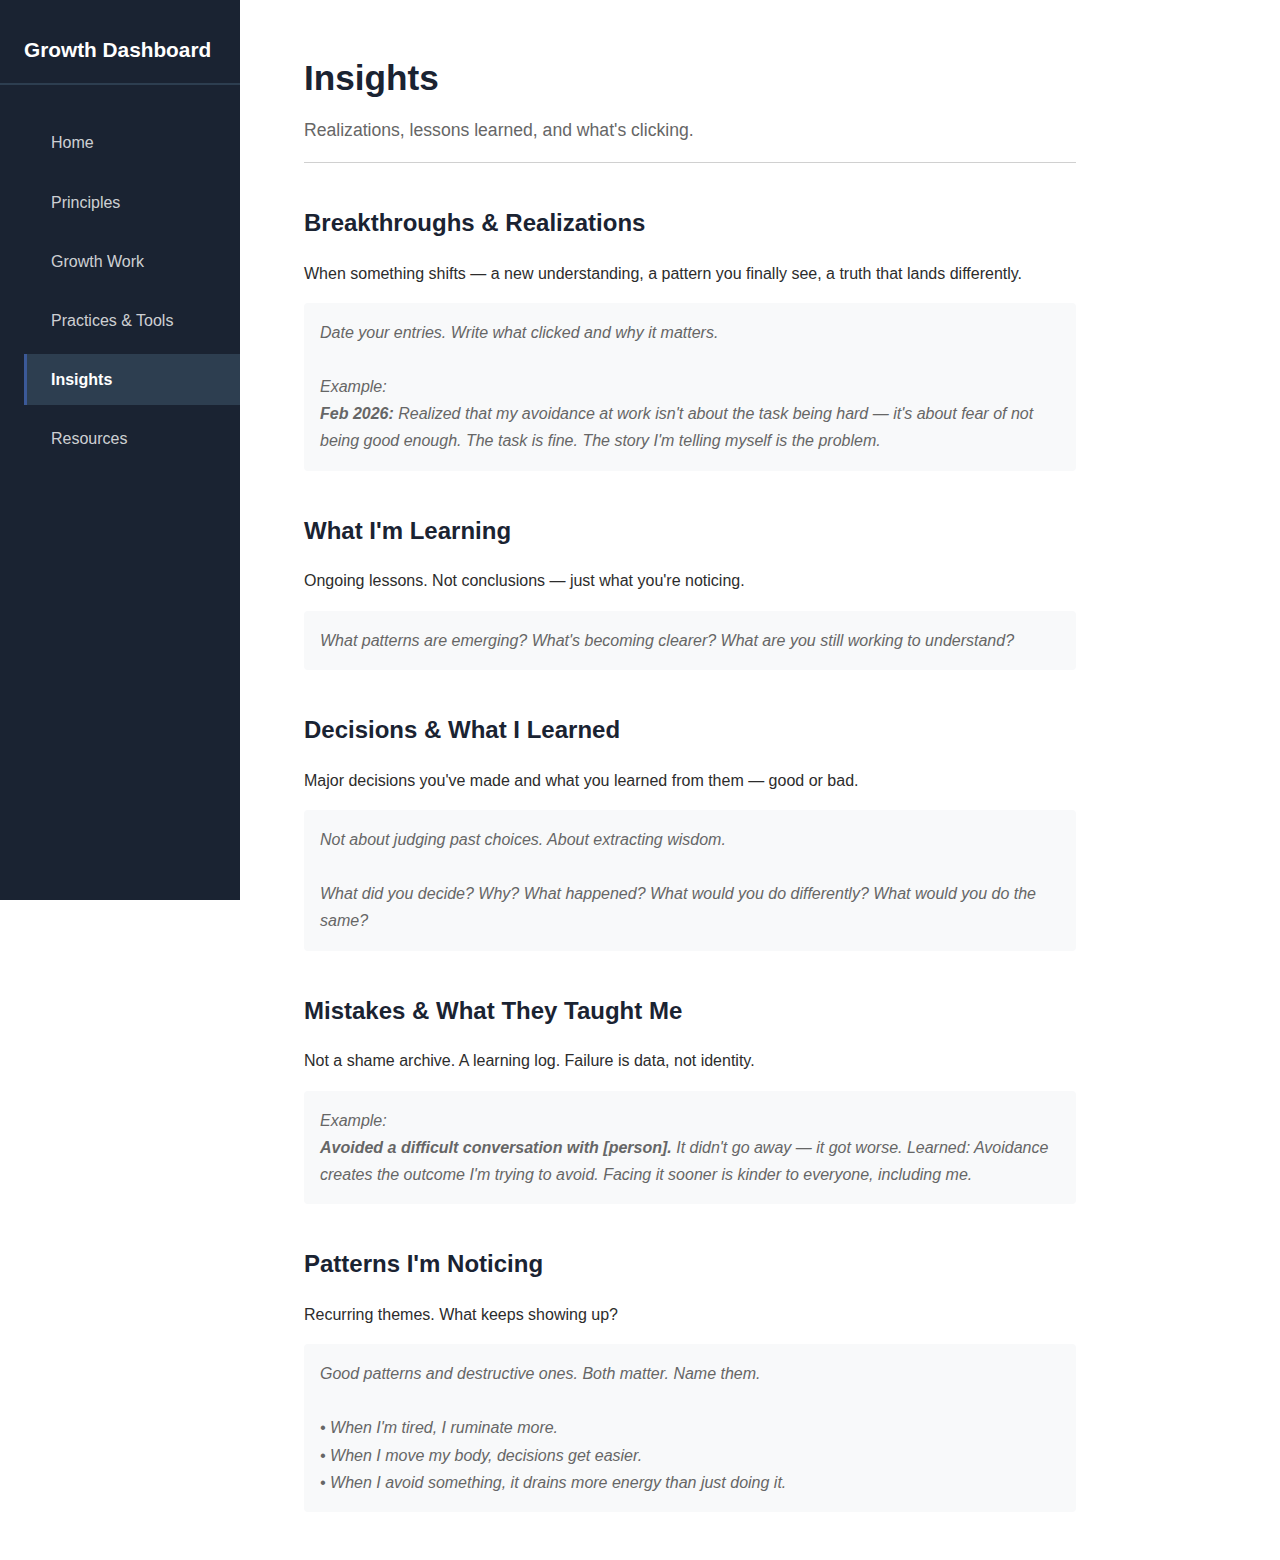
<file: insights.html>
<!DOCTYPE html>
<html lang="en">
<head>
<meta charset="UTF-8">
<meta name="viewport" content="width=device-width, initial-scale=1.0">
<title>Insights — Personal Growth Dashboard</title>
<link rel="stylesheet" href="styles.css">
</head>
<body>

<nav class="sidebar">
  <div class="sidebar-title">Growth Dashboard</div>
  <ul class="sidebar-nav">
    <li><a href="index.html">Home</a></li>
    <li><a href="principles.html">Principles</a></li>
    <li><a href="growth-work.html">Growth Work</a></li>
    <li><a href="practices.html">Practices & Tools</a></li>
    <li><a href="insights.html" class="active">Insights</a></li>
    <li><a href="resources.html">Resources</a></li>
  </ul>
</nav>

<main class="main-content">
  <h1>Insights</h1>
  <p class="subtitle">Realizations, lessons learned, and what's clicking.</p>

  <h2>Breakthroughs & Realizations</h2>
  <p>When something shifts — a new understanding, a pattern you finally see, a truth that lands differently.</p>
  <div class="placeholder">
    Date your entries. Write what clicked and why it matters.<br><br>
    Example:<br>
    <strong>Feb 2026:</strong> Realized that my avoidance at work isn't about the task being hard — it's about fear of not being good enough. The task is fine. The story I'm telling myself is the problem.
  </div>

  <h2>What I'm Learning</h2>
  <p>Ongoing lessons. Not conclusions — just what you're noticing.</p>
  <div class="placeholder">
    What patterns are emerging? What's becoming clearer? What are you still working to understand?
  </div>

  <h2>Decisions & What I Learned</h2>
  <p>Major decisions you've made and what you learned from them — good or bad.</p>
  <div class="placeholder">
    Not about judging past choices. About extracting wisdom.<br><br>
    What did you decide? Why? What happened? What would you do differently? What would you do the same?
  </div>

  <h2>Mistakes & What They Taught Me</h2>
  <p>Not a shame archive. A learning log. Failure is data, not identity.</p>
  <div class="placeholder">
    Example:<br>
    <strong>Avoided a difficult conversation with [person].</strong> It didn't go away — it got worse. Learned: Avoidance creates the outcome I'm trying to avoid. Facing it sooner is kinder to everyone, including me.
  </div>

  <h2>Patterns I'm Noticing</h2>
  <p>Recurring themes. What keeps showing up?</p>
  <div class="placeholder">
    Good patterns and destructive ones. Both matter. Name them.<br><br>
    • When I'm tired, I ruminate more.<br>
    • When I move my body, decisions get easier.<br>
    • When I avoid something, it drains more energy than just doing it.
  </div>

</main>

</body>
</html>
</file>
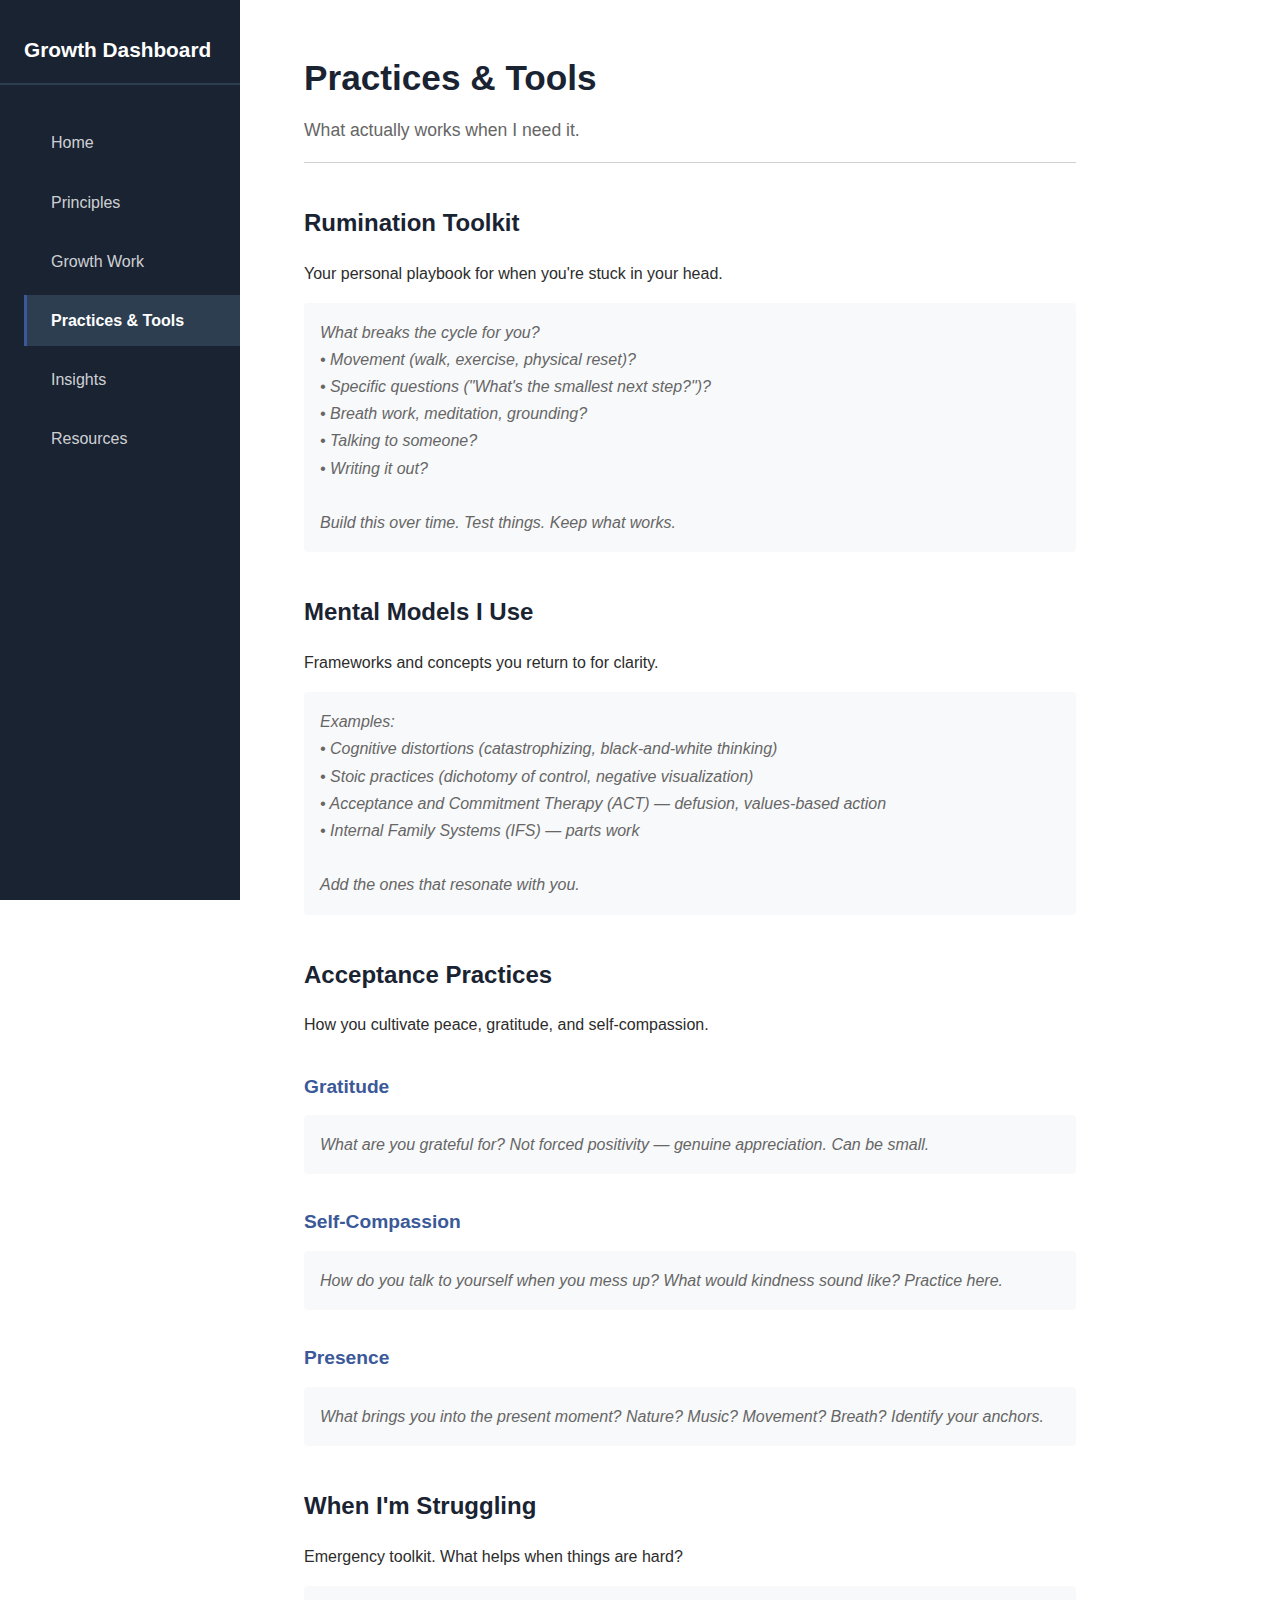
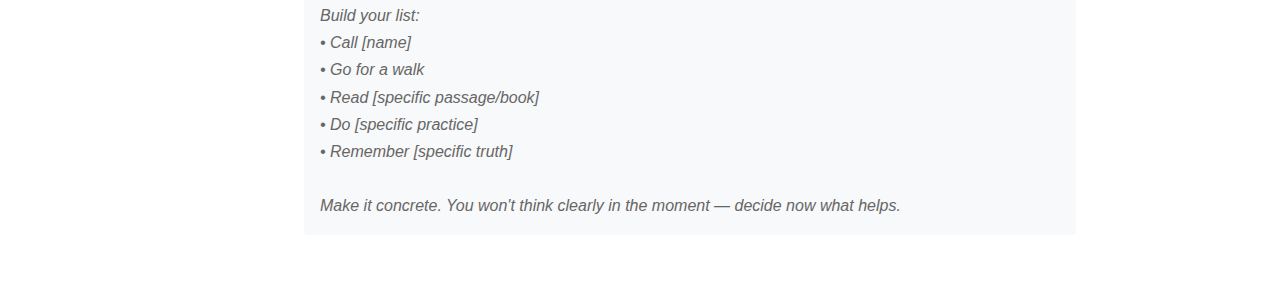
<file: practices.html>
<!DOCTYPE html>
<html lang="en">
<head>
<meta charset="UTF-8">
<meta name="viewport" content="width=device-width, initial-scale=1.0">
<title>Practices & Tools — Personal Growth Dashboard</title>
<link rel="stylesheet" href="styles.css">
</head>
<body>

<nav class="sidebar">
  <div class="sidebar-title">Growth Dashboard</div>
  <ul class="sidebar-nav">
    <li><a href="index.html">Home</a></li>
    <li><a href="principles.html">Principles</a></li>
    <li><a href="growth-work.html">Growth Work</a></li>
    <li><a href="practices.html" class="active">Practices & Tools</a></li>
    <li><a href="insights.html">Insights</a></li>
    <li><a href="resources.html">Resources</a></li>
  </ul>
</nav>

<main class="main-content">
  <h1>Practices & Tools</h1>
  <p class="subtitle">What actually works when I need it.</p>

  <h2>Rumination Toolkit</h2>
  <p>Your personal playbook for when you're stuck in your head.</p>
  <div class="placeholder">
    What breaks the cycle for you?<br>
    • Movement (walk, exercise, physical reset)?<br>
    • Specific questions ("What's the smallest next step?")?<br>
    • Breath work, meditation, grounding?<br>
    • Talking to someone?<br>
    • Writing it out?<br><br>
    Build this over time. Test things. Keep what works.
  </div>

  <h2>Mental Models I Use</h2>
  <p>Frameworks and concepts you return to for clarity.</p>
  <div class="placeholder">
    Examples:<br>
    • Cognitive distortions (catastrophizing, black-and-white thinking)<br>
    • Stoic practices (dichotomy of control, negative visualization)<br>
    • Acceptance and Commitment Therapy (ACT) — defusion, values-based action<br>
    • Internal Family Systems (IFS) — parts work<br><br>
    Add the ones that resonate with you.
  </div>

  <h2>Acceptance Practices</h2>
  <p>How you cultivate peace, gratitude, and self-compassion.</p>
  
  <h3>Gratitude</h3>
  <div class="placeholder">What are you grateful for? Not forced positivity — genuine appreciation. Can be small.</div>
  
  <h3>Self-Compassion</h3>
  <div class="placeholder">How do you talk to yourself when you mess up? What would kindness sound like? Practice here.</div>
  
  <h3>Presence</h3>
  <div class="placeholder">What brings you into the present moment? Nature? Music? Movement? Breath? Identify your anchors.</div>

  <h2>When I'm Struggling</h2>
  <p>Emergency toolkit. What helps when things are hard?</p>
  <div class="placeholder">
    Build your list:<br>
    • Call [name]<br>
    • Go for a walk<br>
    • Read [specific passage/book]<br>
    • Do [specific practice]<br>
    • Remember [specific truth]<br><br>
    Make it concrete. You won't think clearly in the moment — decide now what helps.
  </div>

</main>

</body>
</html>
</file>
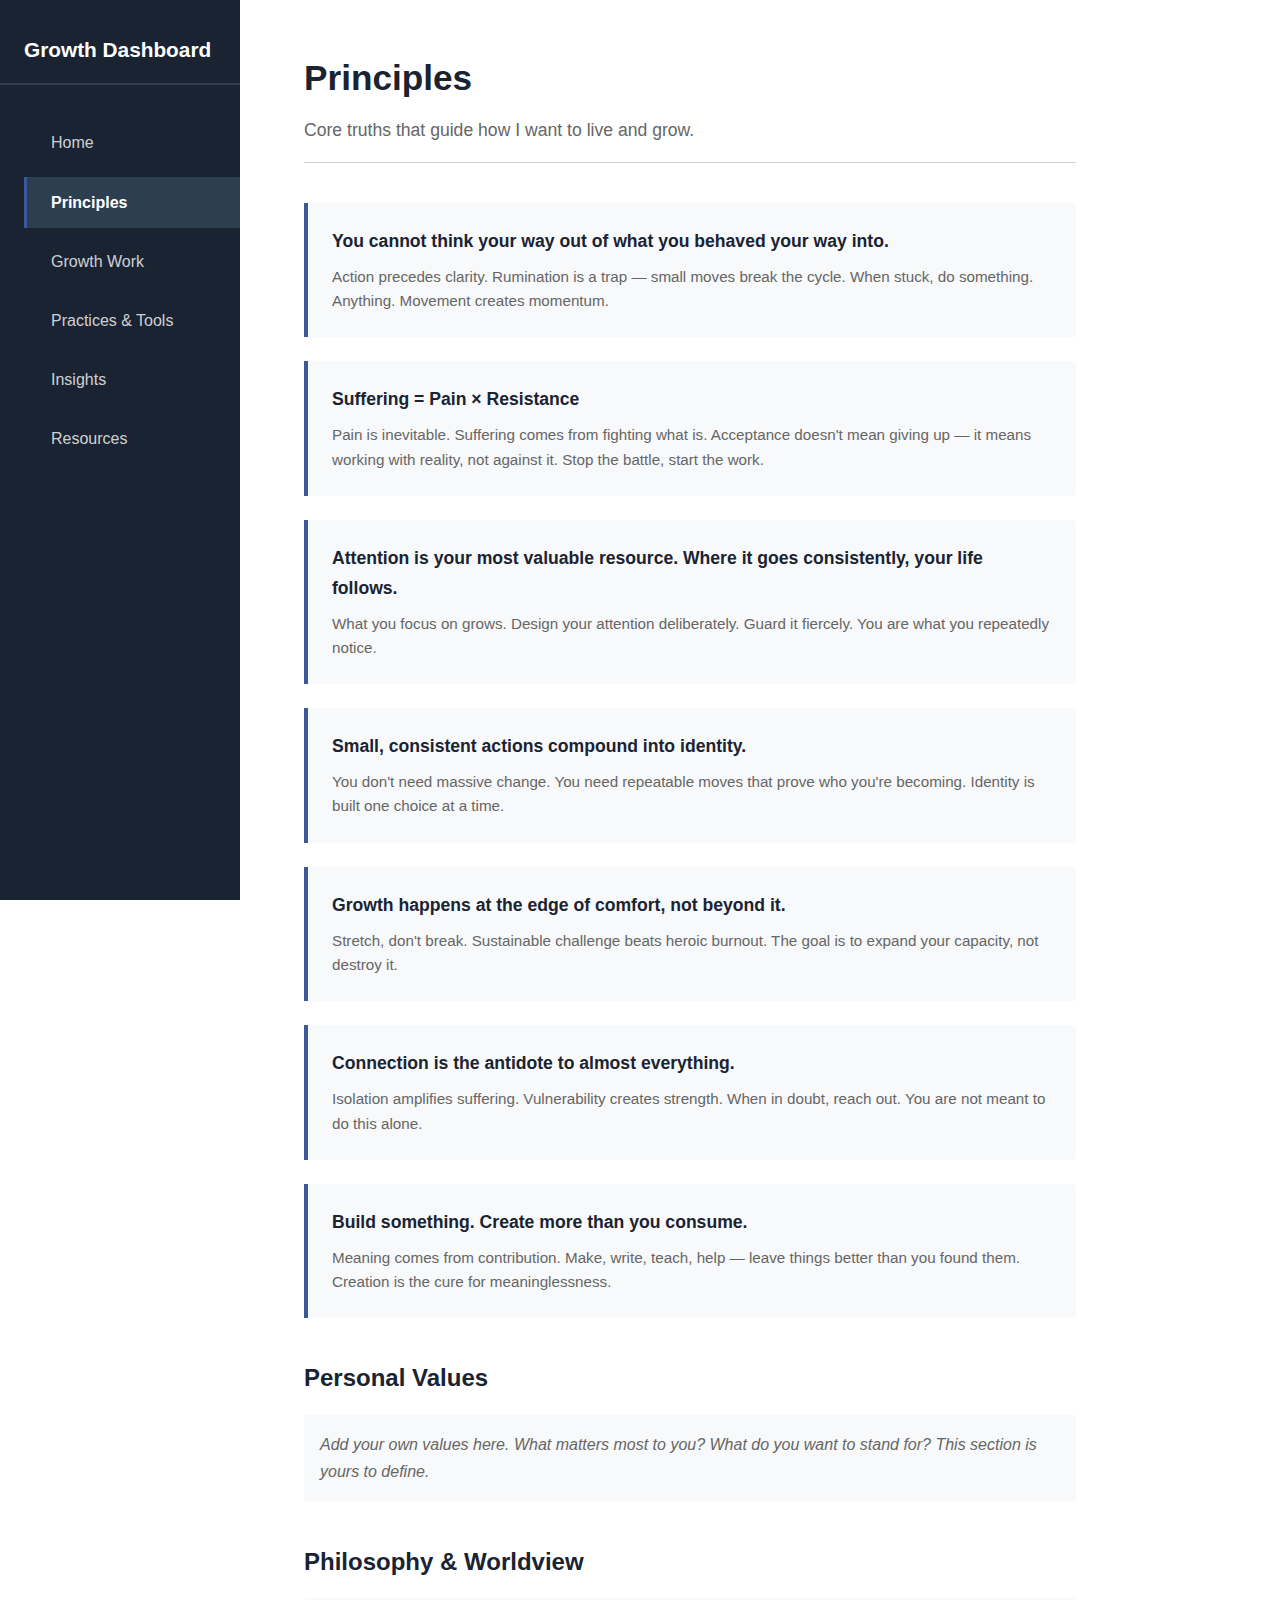
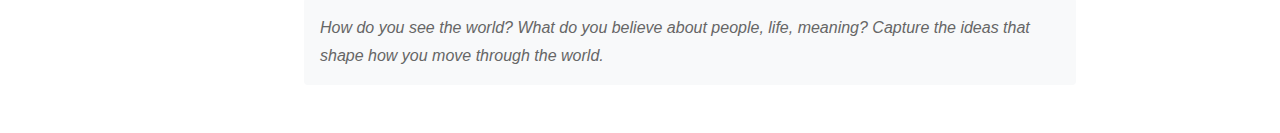
<file: principles.html>
<!DOCTYPE html>
<html lang="en">
<head>
<meta charset="UTF-8">
<meta name="viewport" content="width=device-width, initial-scale=1.0">
<title>Principles — Personal Growth Dashboard</title>
<link rel="stylesheet" href="styles.css">
</head>
<body>

<nav class="sidebar">
  <div class="sidebar-title">Growth Dashboard</div>
  <ul class="sidebar-nav">
    <li><a href="index.html">Home</a></li>
    <li><a href="principles.html" class="active">Principles</a></li>
    <li><a href="growth-work.html">Growth Work</a></li>
    <li><a href="practices.html">Practices & Tools</a></li>
    <li><a href="insights.html">Insights</a></li>
    <li><a href="resources.html">Resources</a></li>
  </ul>
</nav>

<main class="main-content">
  <h1>Principles</h1>
  <p class="subtitle">Core truths that guide how I want to live and grow.</p>

  <div class="truth-list">
    
    <div class="truth">
      <div class="truth-title">You cannot think your way out of what you behaved your way into.</div>
      <div class="truth-description">Action precedes clarity. Rumination is a trap — small moves break the cycle. When stuck, do something. Anything. Movement creates momentum.</div>
    </div>

    <div class="truth">
      <div class="truth-title">Suffering = Pain × Resistance</div>
      <div class="truth-description">Pain is inevitable. Suffering comes from fighting what is. Acceptance doesn't mean giving up — it means working with reality, not against it. Stop the battle, start the work.</div>
    </div>

    <div class="truth">
      <div class="truth-title">Attention is your most valuable resource. Where it goes consistently, your life follows.</div>
      <div class="truth-description">What you focus on grows. Design your attention deliberately. Guard it fiercely. You are what you repeatedly notice.</div>
    </div>

    <div class="truth">
      <div class="truth-title">Small, consistent actions compound into identity.</div>
      <div class="truth-description">You don't need massive change. You need repeatable moves that prove who you're becoming. Identity is built one choice at a time.</div>
    </div>

    <div class="truth">
      <div class="truth-title">Growth happens at the edge of comfort, not beyond it.</div>
      <div class="truth-description">Stretch, don't break. Sustainable challenge beats heroic burnout. The goal is to expand your capacity, not destroy it.</div>
    </div>

    <div class="truth">
      <div class="truth-title">Connection is the antidote to almost everything.</div>
      <div class="truth-description">Isolation amplifies suffering. Vulnerability creates strength. When in doubt, reach out. You are not meant to do this alone.</div>
    </div>

    <div class="truth">
      <div class="truth-title">Build something. Create more than you consume.</div>
      <div class="truth-description">Meaning comes from contribution. Make, write, teach, help — leave things better than you found them. Creation is the cure for meaninglessness.</div>
    </div>

  </div>

  <h2>Personal Values</h2>
  <div class="placeholder">
    Add your own values here. What matters most to you? What do you want to stand for? This section is yours to define.
  </div>

  <h2>Philosophy & Worldview</h2>
  <div class="placeholder">
    How do you see the world? What do you believe about people, life, meaning? Capture the ideas that shape how you move through the world.
  </div>

</main>

</body>
</html>
</file>
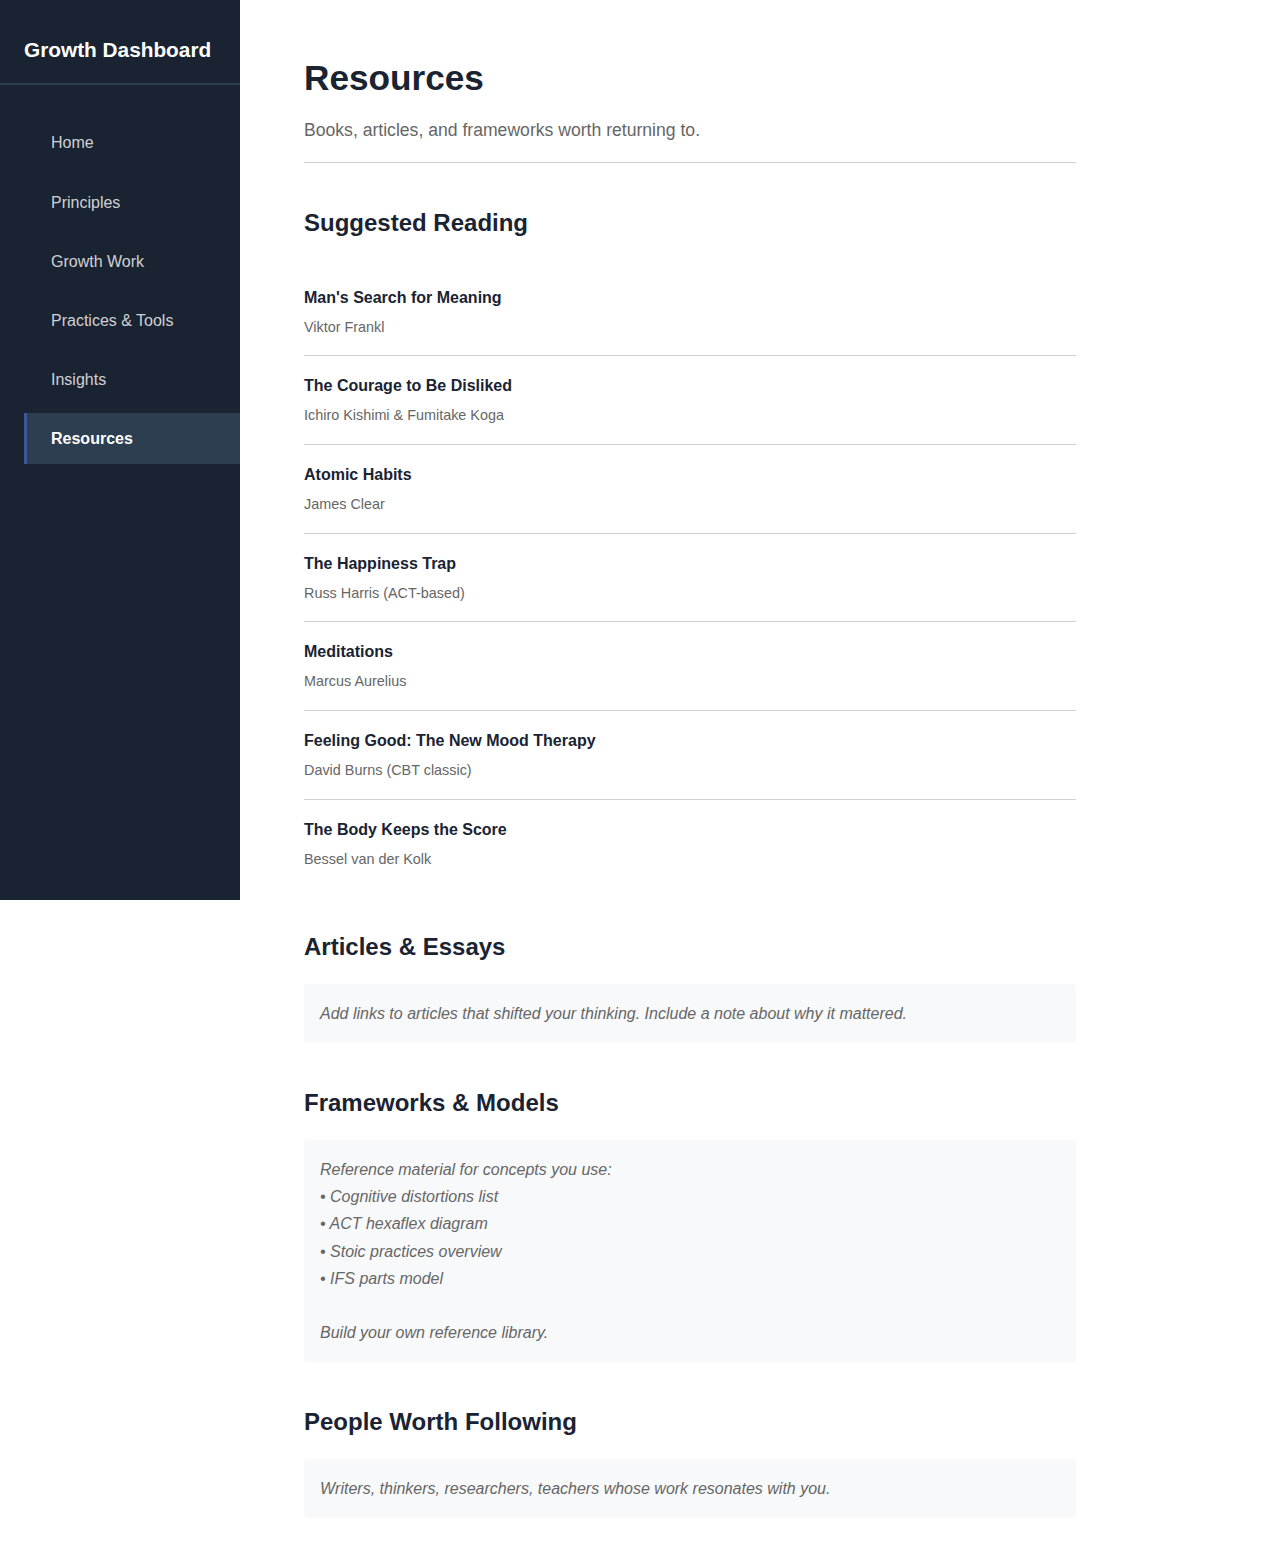
<file: resources.html>
<!DOCTYPE html>
<html lang="en">
<head>
<meta charset="UTF-8">
<meta name="viewport" content="width=device-width, initial-scale=1.0">
<title>Resources — Personal Growth Dashboard</title>
<link rel="stylesheet" href="styles.css">
</head>
<body>

<nav class="sidebar">
  <div class="sidebar-title">Growth Dashboard</div>
  <ul class="sidebar-nav">
    <li><a href="index.html">Home</a></li>
    <li><a href="principles.html">Principles</a></li>
    <li><a href="growth-work.html">Growth Work</a></li>
    <li><a href="practices.html">Practices & Tools</a></li>
    <li><a href="insights.html">Insights</a></li>
    <li><a href="resources.html" class="active">Resources</a></li>
  </ul>
</nav>

<main class="main-content">
  <h1>Resources</h1>
  <p class="subtitle">Books, articles, and frameworks worth returning to.</p>

  <h2>Suggested Reading</h2>
  
  <div class="reading-list">
    
    <div class="book">
      <div class="book-title">Man's Search for Meaning</div>
      <div class="book-author">Viktor Frankl</div>
    </div>

    <div class="book">
      <div class="book-title">The Courage to Be Disliked</div>
      <div class="book-author">Ichiro Kishimi & Fumitake Koga</div>
    </div>

    <div class="book">
      <div class="book-title">Atomic Habits</div>
      <div class="book-author">James Clear</div>
    </div>

    <div class="book">
      <div class="book-title">The Happiness Trap</div>
      <div class="book-author">Russ Harris (ACT-based)</div>
    </div>

    <div class="book">
      <div class="book-title">Meditations</div>
      <div class="book-author">Marcus Aurelius</div>
    </div>

    <div class="book">
      <div class="book-title">Feeling Good: The New Mood Therapy</div>
      <div class="book-author">David Burns (CBT classic)</div>
    </div>

    <div class="book">
      <div class="book-title">The Body Keeps the Score</div>
      <div class="book-author">Bessel van der Kolk</div>
    </div>

  </div>

  <h2>Articles & Essays</h2>
  <div class="placeholder">
    Add links to articles that shifted your thinking. Include a note about why it mattered.
  </div>

  <h2>Frameworks & Models</h2>
  <div class="placeholder">
    Reference material for concepts you use:<br>
    • Cognitive distortions list<br>
    • ACT hexaflex diagram<br>
    • Stoic practices overview<br>
    • IFS parts model<br><br>
    Build your own reference library.
  </div>

  <h2>People Worth Following</h2>
  <div class="placeholder">
    Writers, thinkers, researchers, teachers whose work resonates with you.
  </div>

</main>

</body>
</html>
</file>
<file: styles.css>
* {
  margin: 0;
  padding: 0;
  box-sizing: border-box;
}

:root {
  --navy: #1a2332;
  --navy-light: #2d3e50;
  --accent: #3b5998;
  --text: #2c2c2c;
  --text-light: #666;
  --border: #d0d0d0;
  --bg: #ffffff;
  --bg-subtle: #f8f9fa;
}

body {
  font-family: -apple-system, BlinkMacSystemFont, 'Segoe UI', Roboto, sans-serif;
  line-height: 1.7;
  color: var(--text);
  background: var(--bg);
  display: flex;
  min-height: 100vh;
}

/* SIDEBAR */
.sidebar {
  width: 240px;
  background: var(--navy);
  color: white;
  padding: 2rem 0;
  position: fixed;
  height: 100vh;
  overflow-y: auto;
}

.sidebar-title {
  padding: 0 1.5rem;
  font-size: 1.3rem;
  font-weight: 700;
  margin-bottom: 2rem;
  color: white;
  border-bottom: 2px solid var(--navy-light);
  padding-bottom: 1rem;
}

.sidebar-nav {
  list-style: none;
}

.sidebar-nav a {
  display: block;
  padding: 0.75rem 1.5rem;
  color: rgba(255,255,255,0.8);
  text-decoration: none;
  transition: all 0.2s;
  border-left: 3px solid transparent;
}

.sidebar-nav a:hover {
  background: var(--navy-light);
  color: white;
}

.sidebar-nav a.active {
  background: var(--navy-light);
  border-left-color: var(--accent);
  color: white;
  font-weight: 600;
}

/* MAIN CONTENT */
.main-content {
  margin-left: 240px;
  flex: 1;
  padding: 3rem 4rem;
  max-width: 900px;
}

h1 {
  font-size: 2.2rem;
  margin-bottom: 0.5rem;
  color: var(--navy);
  font-weight: 700;
}

.subtitle {
  color: var(--text-light);
  font-size: 1.1rem;
  margin-bottom: 2.5rem;
  border-bottom: 1px solid var(--border);
  padding-bottom: 1rem;
}

h2 {
  font-size: 1.5rem;
  margin: 2.5rem 0 1rem;
  color: var(--navy);
  font-weight: 600;
}

h3 {
  font-size: 1.2rem;
  margin: 2rem 0 0.75rem;
  color: var(--accent);
  font-weight: 600;
}

p {
  margin-bottom: 1rem;
  color: var(--text);
}

ul, ol {
  margin: 1rem 0 1rem 1.5rem;
}

li {
  margin-bottom: 0.5rem;
  color: var(--text);
}

/* TRUTH CARDS */
.truth-list {
  margin: 2rem 0;
}

.truth {
  background: var(--bg-subtle);
  border-left: 4px solid var(--accent);
  padding: 1.5rem;
  margin-bottom: 1.5rem;
  border-radius: 0 4px 4px 0;
}

.truth-title {
  font-size: 1.1rem;
  font-weight: 600;
  color: var(--navy);
  margin-bottom: 0.5rem;
}

.truth-description {
  color: var(--text-light);
  font-size: 0.95rem;
  line-height: 1.6;
}

/* SECTIONS */
.section {
  margin: 2rem 0;
  padding: 1.5rem;
  border: 1px solid var(--border);
  border-radius: 4px;
}

.section-title {
  font-size: 1.2rem;
  font-weight: 600;
  color: var(--navy);
  margin-bottom: 1rem;
  padding-bottom: 0.5rem;
  border-bottom: 2px solid var(--border);
}

.placeholder {
  color: var(--text-light);
  font-style: italic;
  padding: 1rem;
  background: var(--bg-subtle);
  border-radius: 4px;
}

/* READING LIST */
.reading-list {
  margin: 1.5rem 0;
}

.book {
  padding: 1rem 0;
  border-bottom: 1px solid var(--border);
}

.book:last-child {
  border-bottom: none;
}

.book-title {
  font-weight: 600;
  color: var(--navy);
  margin-bottom: 0.25rem;
}

.book-author {
  color: var(--text-light);
  font-size: 0.9rem;
}

/* HAMBURGER MENU */
.hamburger {
  display: none;
  position: fixed;
  top: 1rem;
  right: 1rem;
  z-index: 1000;
  background: var(--navy);
  border: none;
  padding: 0.75rem;
  border-radius: 6px;
  cursor: pointer;
}

.hamburger span {
  display: block;
  width: 25px;
  height: 3px;
  background: white;
  margin: 5px 0;
  transition: 0.3s;
}

.hamburger.active span:nth-child(1) {
  transform: rotate(-45deg) translate(-5px, 6px);
}

.hamburger.active span:nth-child(2) {
  opacity: 0;
}

.hamburger.active span:nth-child(3) {
  transform: rotate(45deg) translate(-5px, -6px);
}

/* MOBILE */
@media (max-width: 768px) {
  .hamburger {
    display: block;
  }
  
  .sidebar {
    position: fixed;
    left: -240px;
    top: 0;
    height: 100vh;
    transition: left 0.3s;
    z-index: 999;
  }
  
  .sidebar.open {
    left: 0;
  }
  
  .main-content {
    margin-left: 0;
    padding: 4rem 1.5rem 2rem;
  }
  
  h1 {
    font-size: 1.8rem;
  }
}
</file>
